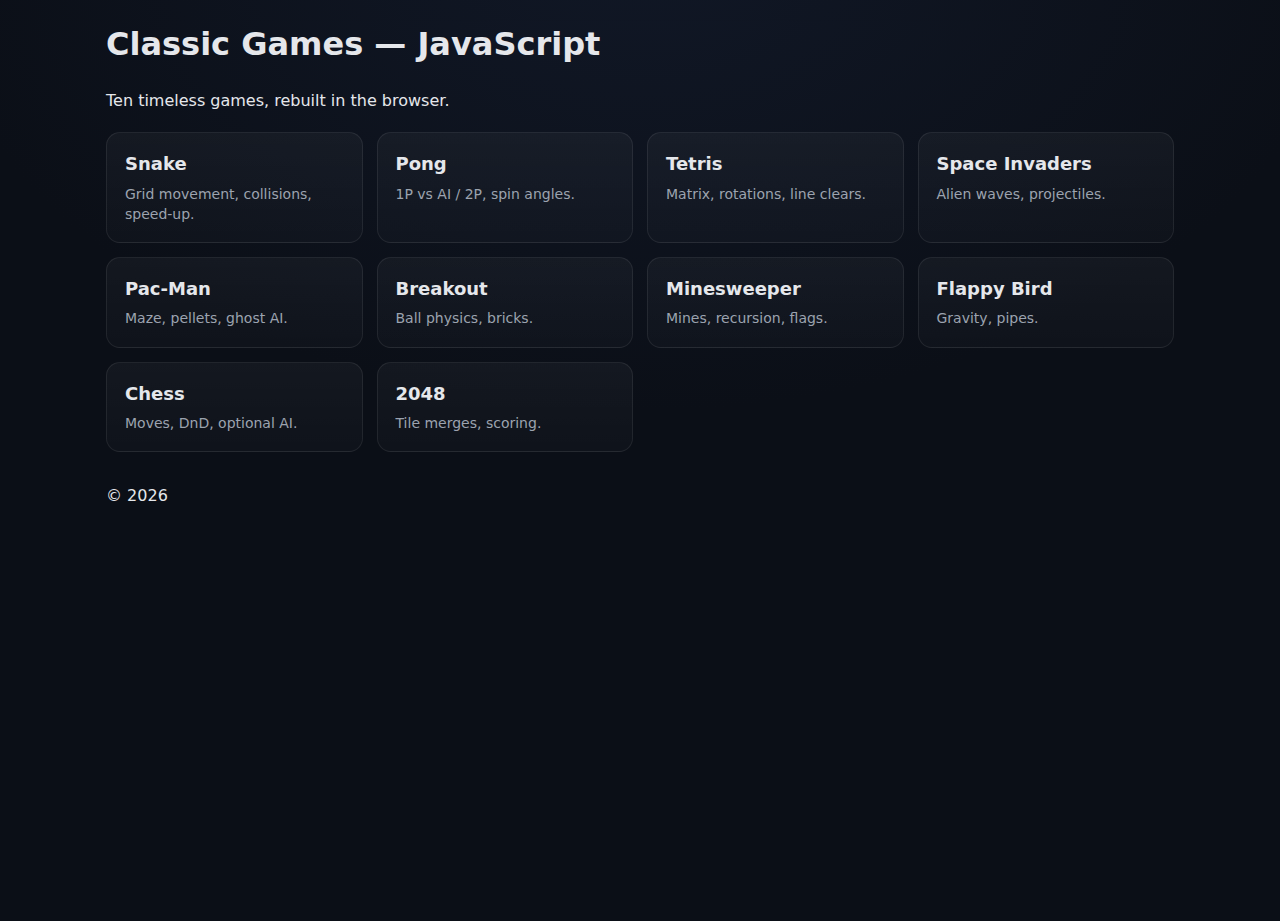
<file: index.html>
<!doctype html><html lang="en"><head>
<meta charset="utf-8"/><meta name="viewport" content="width=device-width, initial-scale=1"/>
<title>Classic Games — JavaScript</title>
<link rel="stylesheet" href="./styles.css"/>
</head><body>
<header class="site"><h1>Classic Games — JavaScript</h1>
<p>Ten timeless games, rebuilt in the browser.</p></header>
<main class="grid">
  <a class="card" href="./games/snake/"><h2>Snake</h2><p>Grid movement, collisions, speed-up.</p></a>
  <a class="card" href="./games/pong/"><h2>Pong</h2><p>1P vs AI / 2P, spin angles.</p></a>
  <a class="card" href="./games/tetris/"><h2>Tetris</h2><p>Matrix, rotations, line clears.</p></a>
  <a class="card" href="./games/space-invaders/"><h2>Space Invaders</h2><p>Alien waves, projectiles.</p></a>
  <a class="card" href="./games/pacman/"><h2>Pac-Man</h2><p>Maze, pellets, ghost AI.</p></a>
  <a class="card" href="./games/breakout/"><h2>Breakout</h2><p>Ball physics, bricks.</p></a>
  <a class="card" href="./games/minesweeper/"><h2>Minesweeper</h2><p>Mines, recursion, flags.</p></a>
  <a class="card" href="./games/flappy-bird/"><h2>Flappy Bird</h2><p>Gravity, pipes.</p></a>
  <a class="card" href="./games/chess/"><h2>Chess</h2><p>Moves, DnD, optional AI.</p></a>
  <a class="card" href="./games/2048/"><h2>2048</h2><p>Tile merges, scoring.</p></a>
</main>
<footer class="site"><p>© <span id="y"></span></p></footer>
<script>document.getElementById('y').textContent=new Date().getFullYear();</script>
</body></html>
</file>
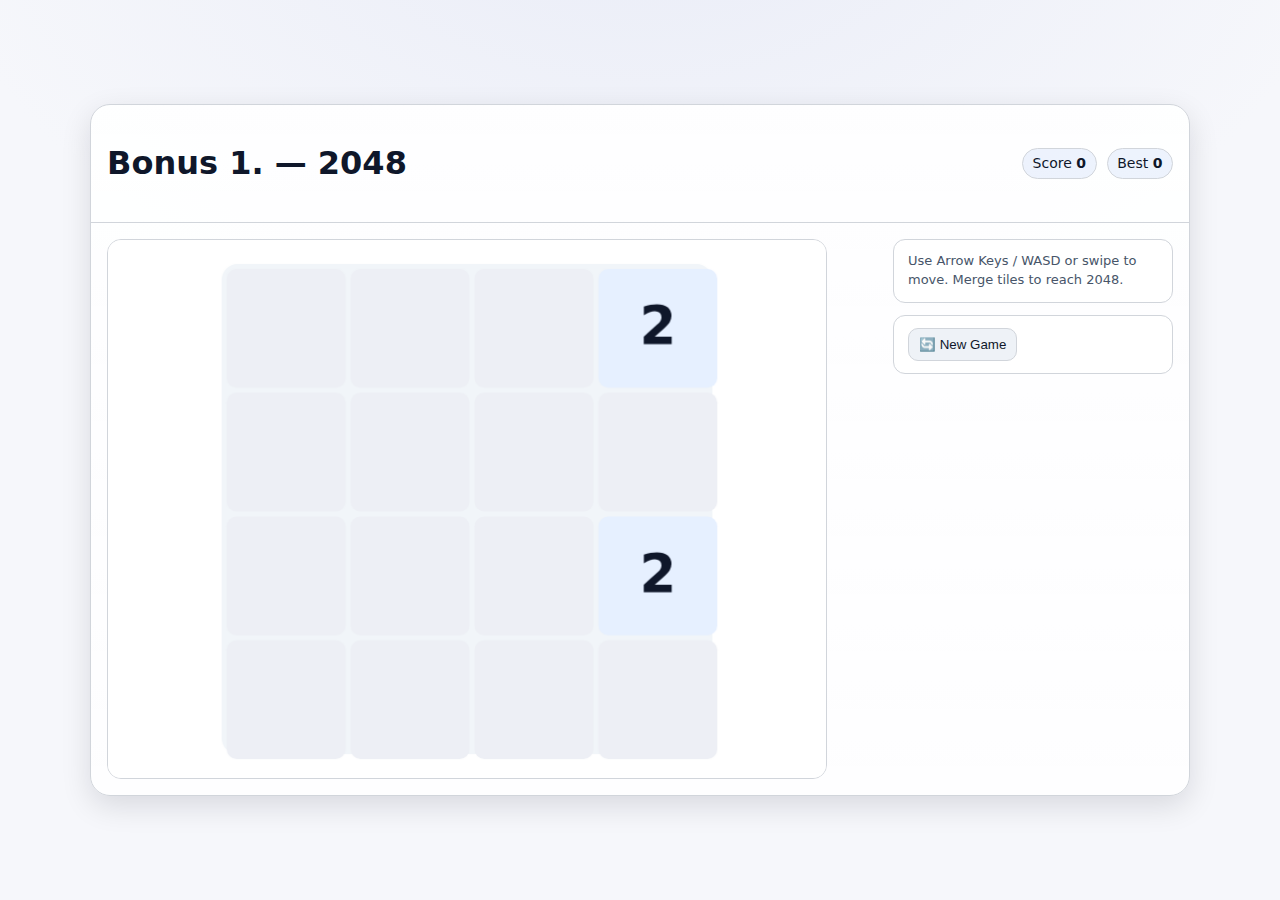
<file: games/2048/index.html>
<!doctype html>
<html lang="en">
<head>
<meta charset="utf-8"/>
<meta name="viewport" content="width=device-width, initial-scale=1"/>
<title>2048 — Vanilla JS</title>
<style>
:root{ --bg:#f6f7fb; --panel:#ffffff; --grid:#e5e7eb; --text:#0f172a; --muted:#475569; --accent:#2563eb; }
*{box-sizing:border-box}
html,body{height:100%;margin:0;background:radial-gradient(1200px 800px at 50% -15%, #e9ecf7 0%, var(--bg) 60%);color:var(--text);font:16px/1.45 system-ui,Segoe UI,Roboto,Helvetica,Arial,sans-serif}
.wrap{min-height:100%;display:grid;place-items:center;padding:18px}
.card{width:min(1100px,96vw);background:linear-gradient(180deg,rgba(255,255,255,.95),rgba(255,255,255,.9));border:1px solid #d1d5db;border-radius:20px;box-shadow:0 10px 30px rgba(2,6,23,.12)}
header{display:flex;justify-content:space-between;align-items:center;padding:14px 16px;border-bottom:1px solid #d1d5db}
.hud{display:flex;gap:10px;align-items:center;flex-wrap:wrap;font-size:14px}
.badge{padding:.25rem .6rem;border:1px solid #d1d5db;border-radius:999px;background:rgba(37,99,235,.08)}
.board{display:grid;grid-template-columns:auto 280px;gap:16px;padding:16px}
@media (max-width:980px){.board{grid-template-columns:1fr}}
canvas{width:720px;height:540px;border-radius:14px;background:var(--panel);border:1px solid #d1d5db;box-shadow:inset 0 0 0 1px rgba(15,23,42,.06)}
aside{display:flex;flex-direction:column;gap:12px}
aside .panel{padding:12px 14px;background:#fff;border:1px solid #d1d5db;border-radius:12px}
.legend{font-size:13px;color:var(--muted)}
.btn{appearance:none;border:1px solid #d1d5db;background:#eef2f7;border-radius:10px;padding:8px 10px;color:inherit;cursor:pointer}
</style>
</head>
<body>
<div class="wrap">
<div class="card">
<header>
<h1>Bonus 1. — 2048</h1>
<div class="hud">
<span class="badge">Score <strong id="score">0</strong></span>
<span class="badge">Best <strong id="best">0</strong></span>
</div>
</header>
<div class="board">
<canvas id="game" width="720" height="540" aria-label="2048" role="img"></canvas>
<aside>
<div class="panel legend">Use Arrow Keys / WASD or swipe to move. Merge tiles to reach 2048.</div>
<div class="panel"><button class="btn" id="resetBtn">🔄 New Game</button></div>
</aside>
</div>
</div>
</div>
<script src="./script.js" defer></script>
</body>
</html>
</file>
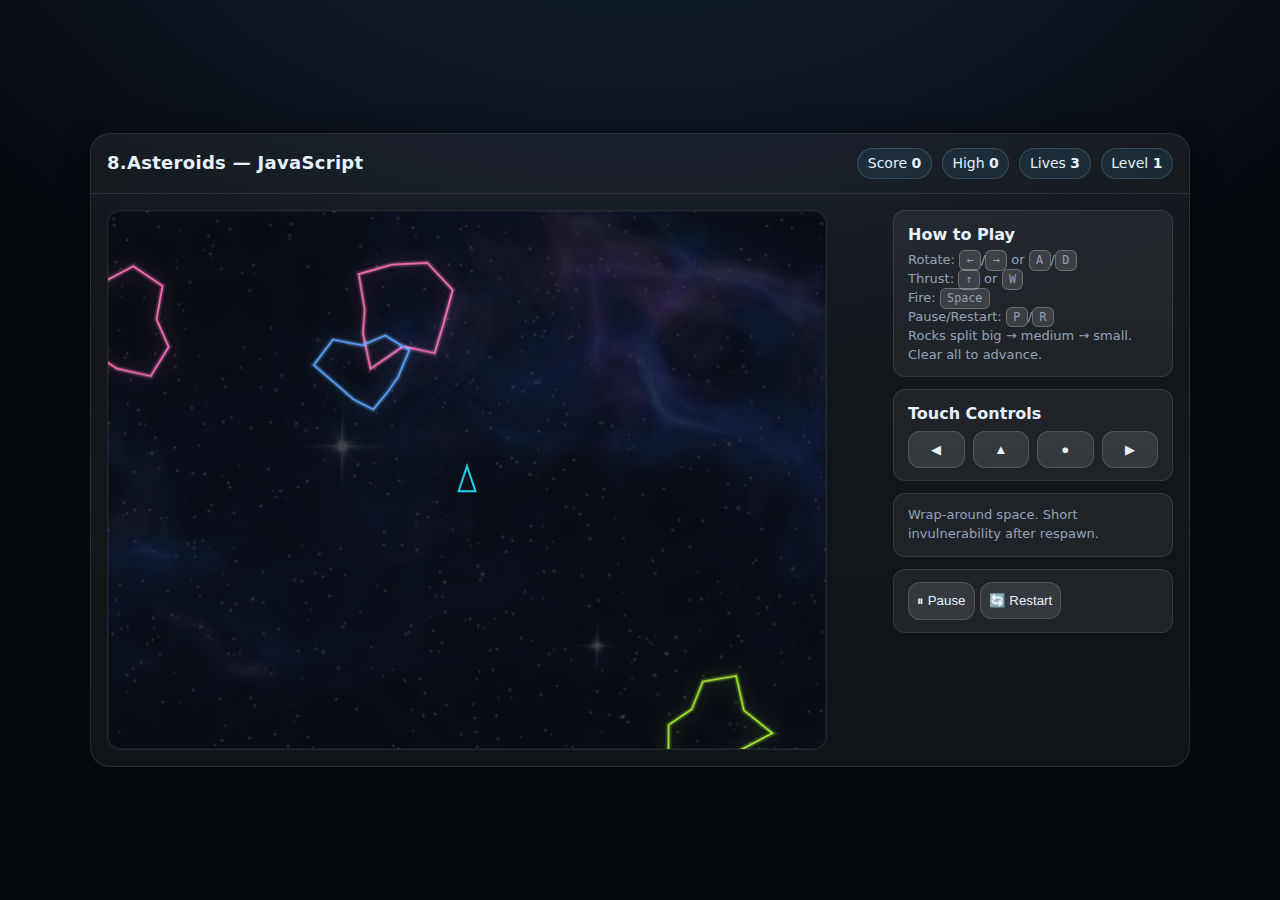
<file: games/Asteroids/index.html>
<!doctype html>
<html lang="en">
<head>
  <meta charset="utf-8"/>
  <meta name="viewport" content="width=device-width, initial-scale=1"/>
  <title>Asteroids — Vanilla JS</title>
  <style>
    :root{
      /* neon space theme */
      --bg:#070b10; --panel:#0b1017; --grid:#0f1824;
      --text:#e6f2ff; --muted:#94a3b8; --accent:#38bdf8;
      --ship:#22d3ee; --flame:#f59e0b; --bullet:#f43f5e;
      --rock1:#a3e635; --rock2:#f472b6; --rock3:#60a5fa;
    }
    *{box-sizing:border-box}
    html,body{height:100%;margin:0;background:radial-gradient(1400px 900px at 50% -20%, #142031 0%, var(--bg) 60%);color:var(--text);font:16px/1.45 system-ui,Segoe UI,Roboto,Helvetica,Arial,sans-serif}
    .wrap{min-height:100%;display:grid;place-items:center;padding:18px}
    .card{
      width:min(1100px,96vw);
      background:linear-gradient(180deg,rgba(255,255,255,.06),rgba(255,255,255,.04));
      border:1px solid rgba(255,255,255,.1);
      border-radius:20px; box-shadow:0 10px 30px rgba(0,0,0,.45)
    }
    header{display:flex;justify-content:space-between;align-items:center;padding:14px 16px;border-bottom:1px solid rgba(255,255,255,.1)}
    header h1{margin:0;font-size:18px;letter-spacing:.3px}
    .hud{display:flex;gap:10px;align-items:center;flex-wrap:wrap;font-size:14px}
    .badge{padding:.25rem .6rem;border:1px solid rgba(255,255,255,.15);border-radius:999px;background:rgba(56,189,248,.10)}
    .board{display:grid;grid-template-columns:auto 280px;gap:16px;padding:16px}
    @media (max-width:980px){.board{grid-template-columns:1fr}}
    canvas{
      width:720px;height:540px; /* initial screen size */
      border-radius:14px;background:var(--panel);
      border:1px solid rgba(255,255,255,.1);
      box-shadow:inset 0 0 0 1px rgba(255,255,255,.06)
    }
    aside{display:flex;flex-direction:column;gap:12px}
    aside .panel{padding:12px 14px;background:rgba(255,255,255,.06);border:1px solid rgba(255,255,255,.1);border-radius:12px}
    .legend{font-size:13px;color:var(--muted)}
    kbd{font-family:ui-monospace,SFMono-Regular,Menlo,Monaco,Consolas,monospace;font-size:.9em;padding:.15rem .4rem;border-radius:6px;border:1px solid rgba(255,255,255,.25);background:rgba(255,255,255,.12)}
    .controls{display:grid;grid-template-columns:repeat(4,1fr);gap:8px;max-width:260px}
    .btn{appearance:none;border:1px solid rgba(255,255,255,.15);background:rgba(255,255,255,.10);border-radius:12px;padding:10px 8px;color:inherit;cursor:pointer}
    .btn:active{transform:translateY(1px)}
  </style>
</head>
<body>
  <div class="wrap">
    <div class="card">
      <header>
        <h1>8.Asteroids — JavaScript</h1>
        <div class="hud">
          <span class="badge">Score <strong id="score">0</strong></span>
          <span class="badge">High <strong id="high">0</strong></span>
          <span class="badge">Lives <strong id="lives">3</strong></span>
          <span class="badge">Level <strong id="level">1</strong></span>
        </div>
      </header>
      <div class="board">
        <canvas id="game" width="720" height="540" aria-label="Asteroids board" role="img"></canvas>

        <aside>
          <div class="panel">
            <div style="font-weight:600;margin-bottom:.35rem">How to Play</div>
            <div class="legend">
              <div>Rotate: <kbd>←</kbd>/<kbd>→</kbd> or <kbd>A</kbd>/<kbd>D</kbd></div>
              <div>Thrust: <kbd>↑</kbd> or <kbd>W</kbd></div>
              <div>Fire: <kbd>Space</kbd></div>
              <div>Pause/Restart: <kbd>P</kbd>/<kbd>R</kbd></div>
              <div>Rocks split big → medium → small. Clear all to advance.</div>
            </div>
          </div>

          <div class="panel">
            <div style="font-weight:600;margin-bottom:.35rem">Touch Controls</div>
            <div class="controls">
              <button class="btn" data-touch="left">◀</button>
              <button class="btn" data-touch="thrust">▲</button>
              <button class="btn" data-touch="fire">●</button>
              <button class="btn" data-touch="right">▶</button>
            </div>
          </div>

          <div class="panel legend">
            Wrap-around space. Short invulnerability after respawn.
          </div>

          <div class="panel">
            <button class="btn" id="pauseBtn">⏸ Pause</button>
            <button class="btn" id="resetBtn">🔄 Restart</button>
          </div>
        </aside>
      </div>
    </div>
  </div>

  <script src="./script.js" defer></script>
</body>
</html>
</file>
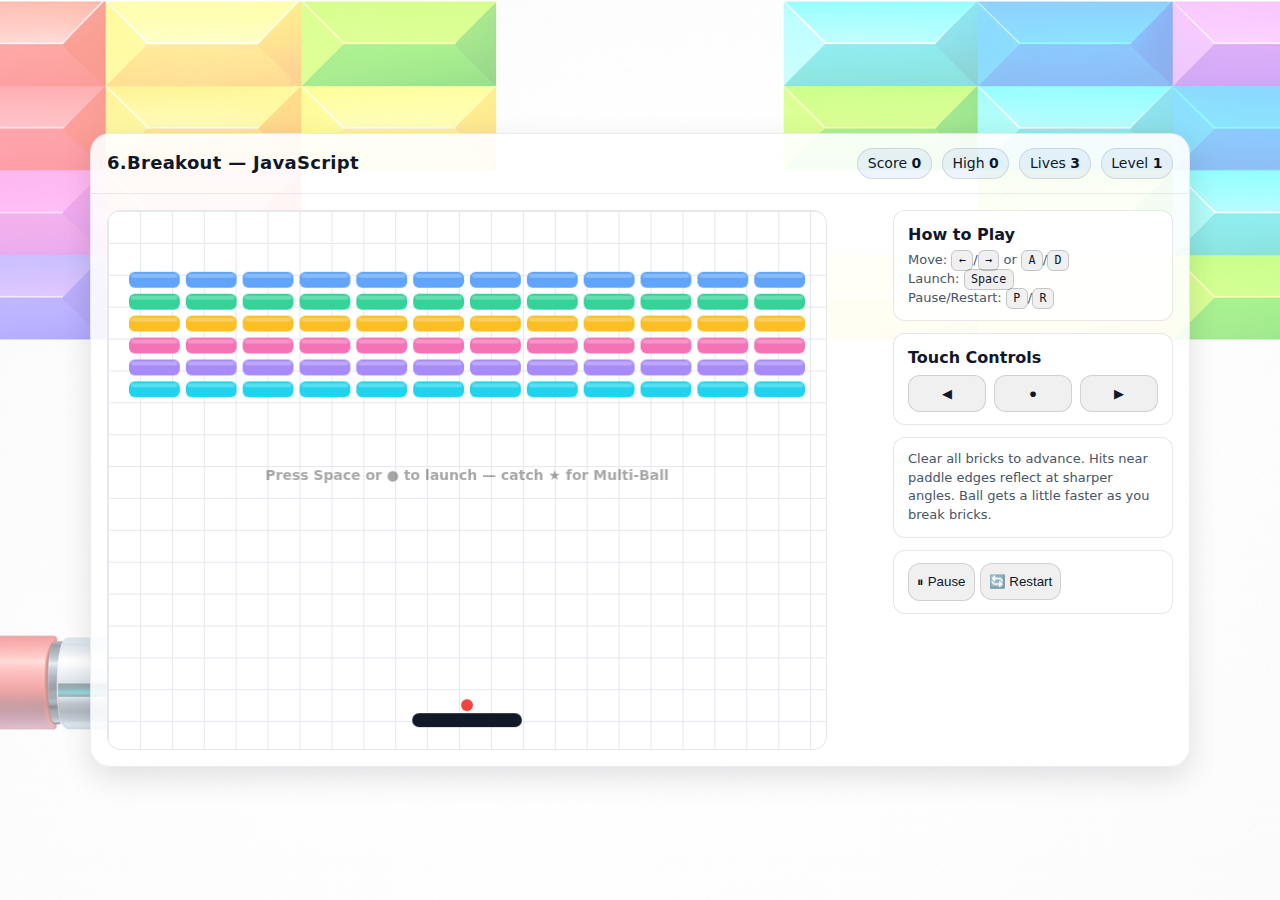
<file: games/breakout/index.html>
<!doctype html>
<html lang="en">
<head>
  <meta charset="utf-8"/>
  <meta name="viewport" content="width=device-width, initial-scale=1"/>
  <title>Breakout — Vanilla JS</title>
  <style>
    :root{
      /* Light, airy theme for variety */
      --bg:#f6f7fb; --panel:#ffffff; --grid:#e6e8f0; --text:#0f172a; --muted:#475569; --accent:#2563eb;
      --paddle:#111827; --ball:#ef4444;
      --b1:#60a5fa; --b2:#34d399; --b3:#fbbf24; --b4:#f472b6; --b5:#a78bfa; --b6:#22d3ee;
    }
    *{box-sizing:border-box}
    html,body{height:100%;margin:0;background:
    linear-gradient(rgba(255,255,255,.55), rgba(255,255,255,.55)),
    url("./break.png") center/cover no-repeat fixed;color:var(--text);font:16px/1.45 system-ui,Segoe UI,Roboto,Helvetica,Arial,sans-serif}
    .wrap{min-height:100%;display:grid;place-items:center;padding:18px}
    .card{
      width:min(1100px,96vw);
      background:linear-gradient(180deg,rgba(255,255,255,.9),rgba(255,255,255,.85));
      border:1px solid rgba(15,23,42,.08);
      border-radius:20px; box-shadow:0 10px 30px rgba(2,6,23,.12)
    }
    header{display:flex;justify-content:space-between;align-items:center;padding:14px 16px;border-bottom:1px solid rgba(15,23,42,.08)}
    header h1{margin:0;font-size:18px;letter-spacing:.3px}
    .hud{display:flex;gap:10px;align-items:center;flex-wrap:wrap;font-size:14px}
    .badge{padding:.25rem .6rem;border:1px solid rgba(15,23,42,.12);border-radius:999px;background:rgba(37,99,235,.08)}
    .board{display:grid;grid-template-columns:auto 280px;gap:16px;padding:16px}
    @media (max-width:980px){.board{grid-template-columns:1fr}}
    canvas{
      width:720px;height:540px; /* initial screen size */
      border-radius:14px;background:var(--panel);
      border:1px solid rgba(15,23,42,.10);
      box-shadow:inset 0 0 0 1px rgba(15,23,42,.06)
    }
    aside{display:flex;flex-direction:column;gap:12px}
    aside .panel{padding:12px 14px;background:rgba(255,255,255,.9);border:1px solid rgba(15,23,42,.10);border-radius:12px}
    .legend{font-size:13px;color:var(--muted)}
    kbd{font-family:ui-monospace,SFMono-Regular,Menlo,Monaco,Consolas,monospace;font-size:.9em;padding:.15rem .4rem;border-radius:6px;border:1px solid rgba(15,23,42,.2);background:rgba(2,6,23,.06);color:#0f172a}
    .controls{display:grid;grid-template-columns:repeat(3,1fr);gap:8px;max-width:260px}
    .btn{appearance:none;border:1px solid rgba(15,23,42,.15);background:rgba(2,6,23,.06);border-radius:12px;padding:10px 8px;color:inherit;cursor:pointer}
    .btn:active{transform:translateY(1px)}
  </style>
</head>
<body>
  <div class="wrap">
    <div class="card">
      <header>
        <h1>6.Breakout — JavaScript</h1>
        <div class="hud">
          <span class="badge">Score <strong id="score">0</strong></span>
          <span class="badge">High <strong id="high">0</strong></span>
          <span class="badge">Lives <strong id="lives">3</strong></span>
          <span class="badge">Level <strong id="level">1</strong></span>
        </div>
      </header>
      <div class="board">
        <canvas id="game" width="720" height="540" aria-label="Breakout board" role="img"></canvas>

        <aside>
          <div class="panel">
            <div style="font-weight:600;margin-bottom:.35rem">How to Play</div>
            <div class="legend">
              <div>Move: <kbd>←</kbd>/<kbd>→</kbd> or <kbd>A</kbd>/<kbd>D</kbd></div>
              <div>Launch: <kbd>Space</kbd></div>
              <div>Pause/Restart: <kbd>P</kbd>/<kbd>R</kbd></div>
            </div>
          </div>

          <div class="panel">
            <div style="font-weight:600;margin-bottom:.35rem">Touch Controls</div>
            <div class="controls">
              <button class="btn" data-touch="left">◀</button>
              <button class="btn" data-touch="launch">●</button>
              <button class="btn" data-touch="right">▶</button>
            </div>
          </div>

          <div class="panel legend">
            Clear all bricks to advance. Hits near paddle edges reflect at sharper angles.  
            Ball gets a little faster as you break bricks.
          </div>

          <div class="panel">
            <button class="btn" id="pauseBtn">⏸ Pause</button>
            <button class="btn" id="resetBtn">🔄 Restart</button>
          </div>
        </aside>
      </div>
    </div>
  </div>

  <script src="./script.js" defer></script>
</body>
</html>
</file>
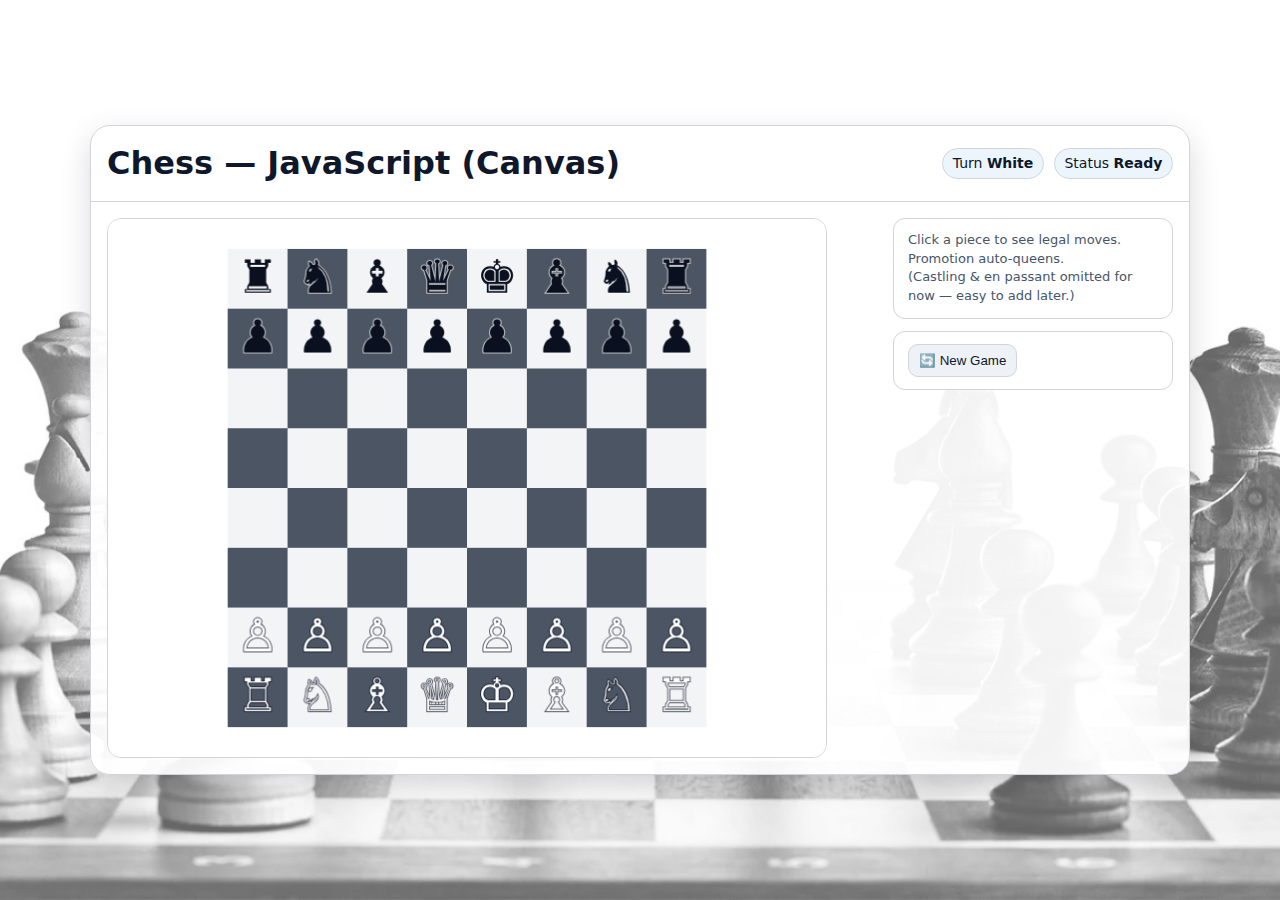
<file: games/chess/index.html>
<!doctype html>
<html lang="en">
<head>
  <meta charset="utf-8"/>
  <meta name="viewport" content="width=device-width, initial-scale=1"/>
  <title>Chess — JavaScript (Canvas)</title>
  <style>
    :root{
      /* light, neutral palette to match your reference */
      --bg:#ffffff;              /* canvas panel (inside) */
      --light:#f3f4f6;           /* light square */
      --dark:#4b5563;            /* dark square */
      --text:#0f172a;            /* main text */
      --muted:#475569;
      --accent:#0284c7;          /* selection dots */
      --frame:#d1d5db;
    }
    *{box-sizing:border-box}
    html,body{
      height:100%; margin:0; color:var(--text);
      /* overall photo background with a LIGHT overlay so the board stays readable */
      background:
        linear-gradient(rgba(255,255,255,.40), rgba(255,255,255,.40)),
        url("./ches.jpg") center/cover no-repeat fixed;
      font:16px/1.45 system-ui,Segoe UI,Roboto,Helvetica,Arial,sans-serif;
    }
    .wrap{min-height:100%;display:grid;place-items:center;padding:18px}
    .card{
      width:min(1100px,96vw);
      background:rgba(255,255,255,.92);
      border:1px solid var(--frame);
      border-radius:20px; box-shadow:0 10px 30px rgba(2,6,23,.15)
    }
    header{display:flex;justify-content:space-between;align-items:center;padding:14px 16px;border-bottom:1px solid var(--frame)}
    header h1{margin:0}
    .hud{display:flex;gap:10px;align-items:center;flex-wrap:wrap;font-size:14px}
    .badge{padding:.25rem .6rem;border:1px solid var(--frame);border-radius:999px;background:rgba(2,132,199,.08)}
    .board{display:grid;grid-template-columns:auto 280px;gap:16px;padding:16px}
    @media (max-width:980px){.board{grid-template-columns:1fr}}
    canvas{
      width:720px;height:540px;
      border-radius:14px;background:var(--bg);
      border:1px solid var(--frame);
      box-shadow:inset 0 0 0 1px rgba(15,23,42,.06)
    }
    aside{display:flex;flex-direction:column;gap:12px}
    aside .panel{padding:12px 14px;background:#fff;border:1px solid var(--frame);border-radius:12px}
    .legend{font-size:13px;color:var(--muted)}
    .btn{appearance:none;border:1px solid var(--frame);background:#eef2f7;border-radius:10px;padding:8px 10px;color:inherit;cursor:pointer}
    .btn:active{transform:translateY(1px)}
  </style>
</head>
<body>
  <div class="wrap">
    <div class="card">
      <header>
        <h1>Chess — JavaScript (Canvas)</h1>
        <div class="hud">
          <span class="badge">Turn <strong id="turn">White</strong></span>
          <span class="badge">Status <strong id="status">Ready</strong></span>
        </div>
      </header>
      <div class="board">
        <canvas id="game" width="720" height="540" aria-label="Chess board" role="img"></canvas>
        <aside>
          <div class="panel legend">
            Click a piece to see legal moves. Promotion auto-queens.<br/>
            (Castling & en passant omitted for now — easy to add later.)
          </div>
          <div class="panel">
            <button class="btn" id="resetBtn">🔄 New Game</button>
          </div>
        </aside>
      </div>
    </div>
  </div>
  <script src="./script.js" defer></script>
</body>
</html>
</file>
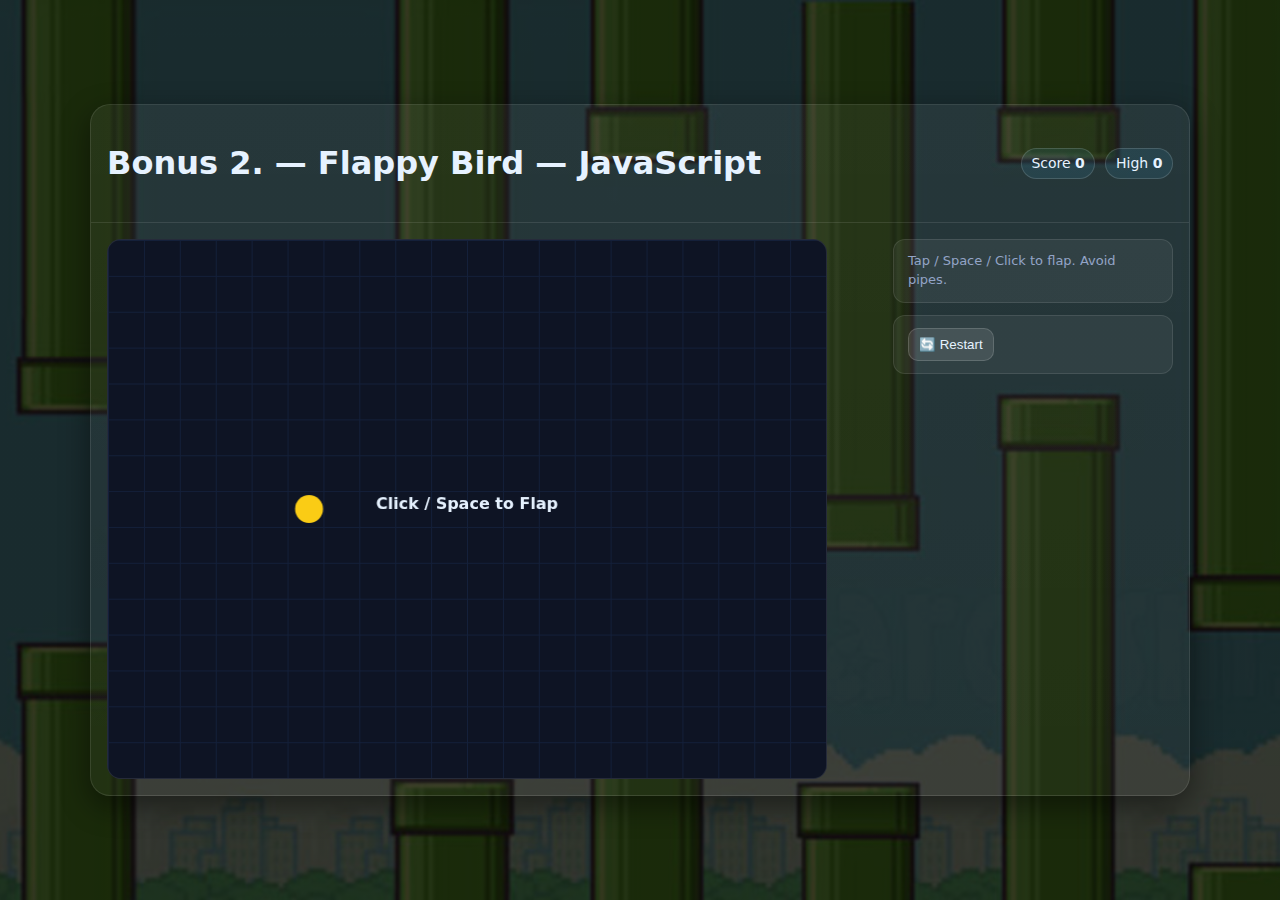
<file: games/flappy-bird/index.html>
<!doctype html>
<html lang="en">
<head>
<meta charset="utf-8"/>
<meta name="viewport" content="width=device-width, initial-scale=1"/>
<title>Flappy Bird — Vanilla JS</title>
<style>
:root{ --bg:#0a0f1a; --panel:#0e1424; --grid:#14203a; --text:#e6f2ff; --muted:#93a4c7; --bird:#facc15; --pipe:#22c55e; --pipe2:#16a34a; }
*{box-sizing:border-box}
html,body{height:100%;margin:0;background:
    linear-gradient(rgba(0,0,0,.78), rgba(0,0,0,.78)),
    url("./flappy.jpg") center/cover no-repeat fixed;color:var(--text);font:16px/1.45 system-ui,Segoe UI,Roboto,Helvetica,Arial,sans-serif}
.wrap{min-height:100%;display:grid;place-items:center;padding:18px}
.card{width:min(1100px,96vw);background:linear-gradient(180deg,rgba(255,255,255,.06),rgba(255,255,255,.04));border:1px solid rgba(255,255,255,.1);border-radius:20px;box-shadow:0 10px 30px rgba(0,0,0,.45)}
header{display:flex;justify-content:space-between;align-items:center;padding:14px 16px;border-bottom:1px solid rgba(255,255,255,.1)}
.hud{display:flex;gap:10px;align-items:center;flex-wrap:wrap;font-size:14px}
.badge{padding:.25rem .6rem;border:1px solid rgba(255,255,255,.15);border-radius:999px;background:rgba(56,189,248,.10)}
.board{display:grid;grid-template-columns:auto 280px;gap:16px;padding:16px}
@media (max-width:980px){.board{grid-template-columns:1fr}}
canvas{width:720px;height:540px;border-radius:14px;background:var(--panel);border:1px solid rgba(255,255,255,.1);box-shadow:inset 0 0 0 1px rgba(255,255,255,.06)}
aside{display:flex;flex-direction:column;gap:12px}
aside .panel{padding:12px 14px;background:rgba(255,255,255,.06);border:1px solid rgba(255,255,255,.1);border-radius:12px}
.legend{font-size:13px;color:var(--muted)}
.btn{appearance:none;border:1px solid rgba(255,255,255,.15);background:rgba(255,255,255,.10);border-radius:10px;padding:8px 10px;color:inherit;cursor:pointer}
</style>
</head>
<body>
<div class="wrap">
<div class="card">
<header>
<h1>Bonus 2. — Flappy Bird — JavaScript</h1>
<div class="hud">
<span class="badge">Score <strong id="score">0</strong></span>
<span class="badge">High <strong id="high">0</strong></span>
</div>
</header>
<div class="board">
<canvas id="game" width="720" height="540" aria-label="Flappy Bird" role="img"></canvas>
<aside>
<div class="panel legend">
Tap / Space / Click to flap. Avoid pipes.
</div>
<div class="panel">
<button class="btn" id="resetBtn">🔄 Restart</button>
</div>
</aside>
</div>
</div>
</div>
<script src="./script.js" defer></script>
</body>
</html>
</file>
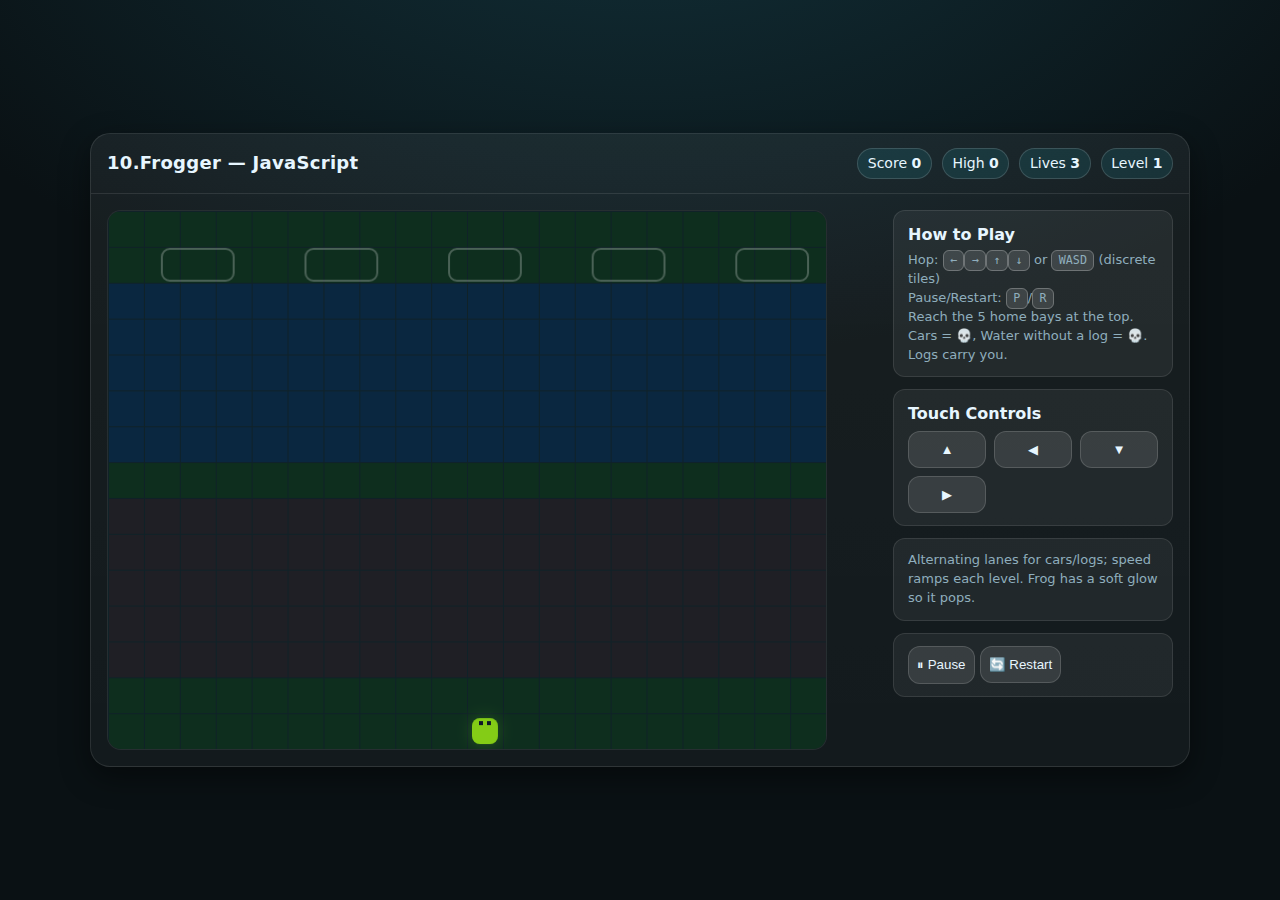
<file: games/Frogger/index.html>
<!doctype html>
<html lang="en">
<head>
  <meta charset="utf-8"/>
  <meta name="viewport" content="width=device-width, initial-scale=1"/>
  <title>Frogger — Vanilla JS</title>
  <style>
    :root{
      --bg:#0a1114; --panel:#0e171a; --grid:#102228;
      --text:#e7f6ff; --muted:#8faebd; --accent:#22d3ee;
      --grass:#0e2e1e; --river:#0a2740; --road:#1f1f25;
      --frog:#84cc16; --car:#f59e0b; --truck:#ef4444; --log:#9ca3af;
    }
    *{box-sizing:border-box}
    html,body{height:100%;margin:0;background:radial-gradient(1400px 900px at 50% -20%, #12323b 0%, var(--bg) 60%);color:var(--text);font:16px/1.45 system-ui,Segoe UI,Roboto,Helvetica,Arial,sans-serif}
    .wrap{min-height:100%;display:grid;place-items:center;padding:18px}
    .card{
      width:min(1100px,96vw);
      background:linear-gradient(180deg,rgba(255,255,255,.06),rgba(255,255,255,.04));
      border:1px solid rgba(255,255,255,.1);
      border-radius:20px; box-shadow:0 10px 30px rgba(0,0,0,.45)
    }
    header{display:flex;justify-content:space-between;align-items:center;padding:14px 16px;border-bottom:1px solid rgba(255,255,255,.1)}
    header h1{margin:0;font-size:18px;letter-spacing:.3px}
    .hud{display:flex;gap:10px;align-items:center;flex-wrap:wrap;font-size:14px}
    .badge{padding:.25rem .6rem;border:1px solid rgba(255,255,255,.15);border-radius:999px;background:rgba(34,211,238,.10)}
    .board{display:grid;grid-template-columns:auto 280px;gap:16px;padding:16px}
    @media (max-width:980px){.board{grid-template-columns:1fr}}
    canvas{
      width:720px;height:540px; /* initial screen size */
      border-radius:14px;background:var(--panel);
      border:1px solid rgba(255,255,255,.1);
      box-shadow:inset 0 0 0 1px rgba(255,255,255,.06)
    }
    aside{display:flex;flex-direction:column;gap:12px}
    aside .panel{padding:12px 14px;background:rgba(255,255,255,.06);border:1px solid rgba(255,255,255,.1);border-radius:12px}
    .legend{font-size:13px;color:var(--muted)}
    kbd{font-family:ui-monospace,SFMono-Regular,Menlo,Monaco,Consolas,monospace;font-size:.9em;padding:.15rem .4rem;border-radius:6px;border:1px solid rgba(255,255,255,.25);background:rgba(255,255,255,.12)}
    .controls{display:grid;grid-template-columns:repeat(3,1fr);gap:8px;max-width:260px}
    .btn{appearance:none;border:1px solid rgba(255,255,255,.15);background:rgba(255,255,255,.10);border-radius:12px;padding:10px 8px;color:inherit;cursor:pointer}
    .btn:active{transform:translateY(1px)}
    .controls .btn:nth-child(2){grid-column:2}
  </style>
</head>
<body>
  <div class="wrap">
    <div class="card">
      <header>
        <h1>10.Frogger — JavaScript</h1>
        <div class="hud">
          <span class="badge">Score <strong id="score">0</strong></span>
          <span class="badge">High <strong id="high">0</strong></span>
          <span class="badge">Lives <strong id="lives">3</strong></span>
          <span class="badge">Level <strong id="level">1</strong></span>
        </div>
      </header>

      <div class="board">
        <canvas id="game" width="720" height="540" aria-label="Frogger board" role="img"></canvas>

        <aside>
          <div class="panel">
            <div style="font-weight:600;margin-bottom:.35rem">How to Play</div>
            <div class="legend">
              <div>Hop: <kbd>←</kbd><kbd>→</kbd><kbd>↑</kbd><kbd>↓</kbd> or <kbd>WASD</kbd> (discrete tiles)</div>
              <div>Pause/Restart: <kbd>P</kbd>/<kbd>R</kbd></div>
              <div>Reach the 5 home bays at the top. Cars = 💀, Water without a log = 💀. Logs carry you.</div>
            </div>
          </div>

          <div class="panel">
            <div style="font-weight:600;margin-bottom:.35rem">Touch Controls</div>
            <div class="controls">
              <button class="btn" data-touch="up">▲</button>
              <button class="btn" data-touch="left">◀</button>
              <button class="btn" data-touch="down">▼</button>
              <button class="btn" data-touch="right">▶</button>
            </div>
          </div>

          <div class="panel legend">
            Alternating lanes for cars/logs; speed ramps each level. Frog has a soft glow so it pops.
          </div>

          <div class="panel">
            <button class="btn" id="pauseBtn">⏸ Pause</button>
            <button class="btn" id="resetBtn">🔄 Restart</button>
          </div>
        </aside>
      </div>
    </div>
  </div>

  <script src="./script.js" defer></script>
</body>
</html>
</file>
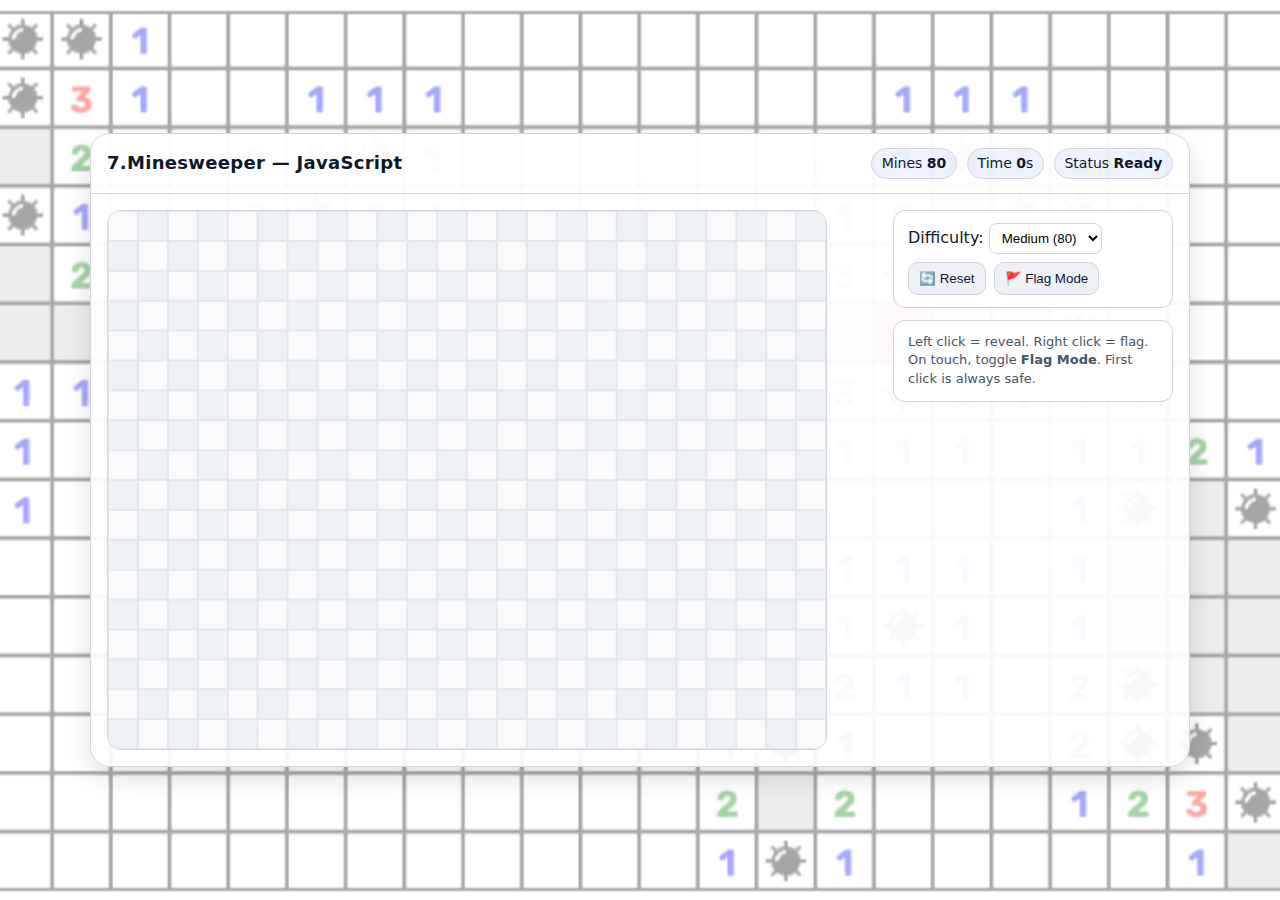
<file: games/minesweeper/index.html>
<!doctype html>
<html lang="en">
<head>
  <meta charset="utf-8"/>
  <meta name="viewport" content="width=device-width, initial-scale=1"/>
  <title>Minesweeper — Vanilla JS</title>
  <style>
    :root{
      /* light, simple */
      --bg:#f6f7fb; --panel:#ffffff; --grid:#e5e7eb; --frame:#d1d5db;
      --text:#0f172a; --muted:#475569; --accent:#2563eb;
      --cell:#f9fafb; --cell2:#eef2f7; --reveal:#ffffff; --bomb:#ef4444; --flag:#f97316;
      --n1:#2563eb; --n2:#16a34a; --n3:#dc2626; --n4:#7c3aed; --n5:#b45309; --n6:#0ea5e9; --n7:#334155; --n8:#9333ea;
    }
    *{box-sizing:border-box}
    html,body{height:100%;margin:0;background:linear-gradient(rgba(255,255,255,.65), rgba(255,255,255,.65)),
      url("./mine.jpg") center/cover no-repeat fixed;color:var(--text);font:16px/1.45 system-ui,Segoe UI,Roboto,Helvetica,Arial,sans-serif}
    .wrap{min-height:100%;display:grid;place-items:center;padding:18px}
    .card{
      width:min(1100px,96vw);
      background:linear-gradient(180deg,rgba(255,255,255,.95),rgba(255,255,255,.9));
      border:1px solid var(--frame);
      border-radius:20px; box-shadow:0 10px 30px rgba(2,6,23,.12)
    }
    header{display:flex;justify-content:space-between;align-items:center;padding:14px 16px;border-bottom:1px solid var(--frame)}
    header h1{margin:0;font-size:18px;letter-spacing:.3px}
    .hud{display:flex;gap:10px;align-items:center;flex-wrap:wrap;font-size:14px}
    .badge{padding:.25rem .6rem;border:1px solid var(--frame);border-radius:999px;background:rgba(37,99,235,.08)}
    .board{display:grid;grid-template-columns:auto 280px;gap:16px;padding:16px}
    @media (max-width:980px){.board{grid-template-columns:1fr}}
    canvas{
      width:720px;height:540px; /* initial screen size */
      border-radius:14px;background:var(--panel);
      border:1px solid var(--frame);
      box-shadow:inset 0 0 0 1px rgba(15,23,42,.06)
    }
    aside{display:flex;flex-direction:column;gap:12px}
    aside .panel{padding:12px 14px;background:rgba(255,255,255,.9);border:1px solid var(--frame);border-radius:12px}
    .legend{font-size:13px;color:var(--muted)}
    .controls{display:flex;gap:8px;flex-wrap:wrap}
    .btn{appearance:none;border:1px solid var(--frame);background:var(--cell2);border-radius:10px;padding:8px 10px;color:inherit;cursor:pointer}
    .btn:active{transform:translateY(1px)}
    select{border:1px solid var(--frame);border-radius:8px;padding:6px 8px;background:#fff}
    .toggle.on{background:#1e293b;color:#fff;border-color:#1e293b}
  </style>
</head>
<body>
  <div class="wrap">
    <div class="card">
      <header>
        <h1>7.Minesweeper — JavaScript</h1>
        <div class="hud">
          <span class="badge">Mines <strong id="minesLeft">0</strong></span>
          <span class="badge">Time <strong id="time">0</strong>s</span>
          <span class="badge">Status <strong id="status">Ready</strong></span>
        </div>
      </header>

      <div class="board">
        <canvas id="game" width="720" height="540" aria-label="Minesweeper board" role="img"></canvas>

        <aside>
          <div class="panel">
            <div class="controls">
              <label>Difficulty:
                <select id="difficulty">
                  <option value="easy">Easy (40)</option>
                  <option value="medium" selected>Medium (80)</option>
                  <option value="hard">Hard (120)</option>
                </select>
              </label>
              <button class="btn" id="resetBtn">🔄 Reset</button>
              <button class="btn toggle" id="flagModeBtn">🚩 Flag Mode</button>
            </div>
          </div>

          <div class="panel legend">
            Left click = reveal. Right click = flag.  
            On touch, toggle <b>Flag Mode</b>. First click is always safe.
          </div>
        </aside>
      </div>
    </div>
  </div>

  <script src="./script.js" defer></script>
</body>
</html>
</file>
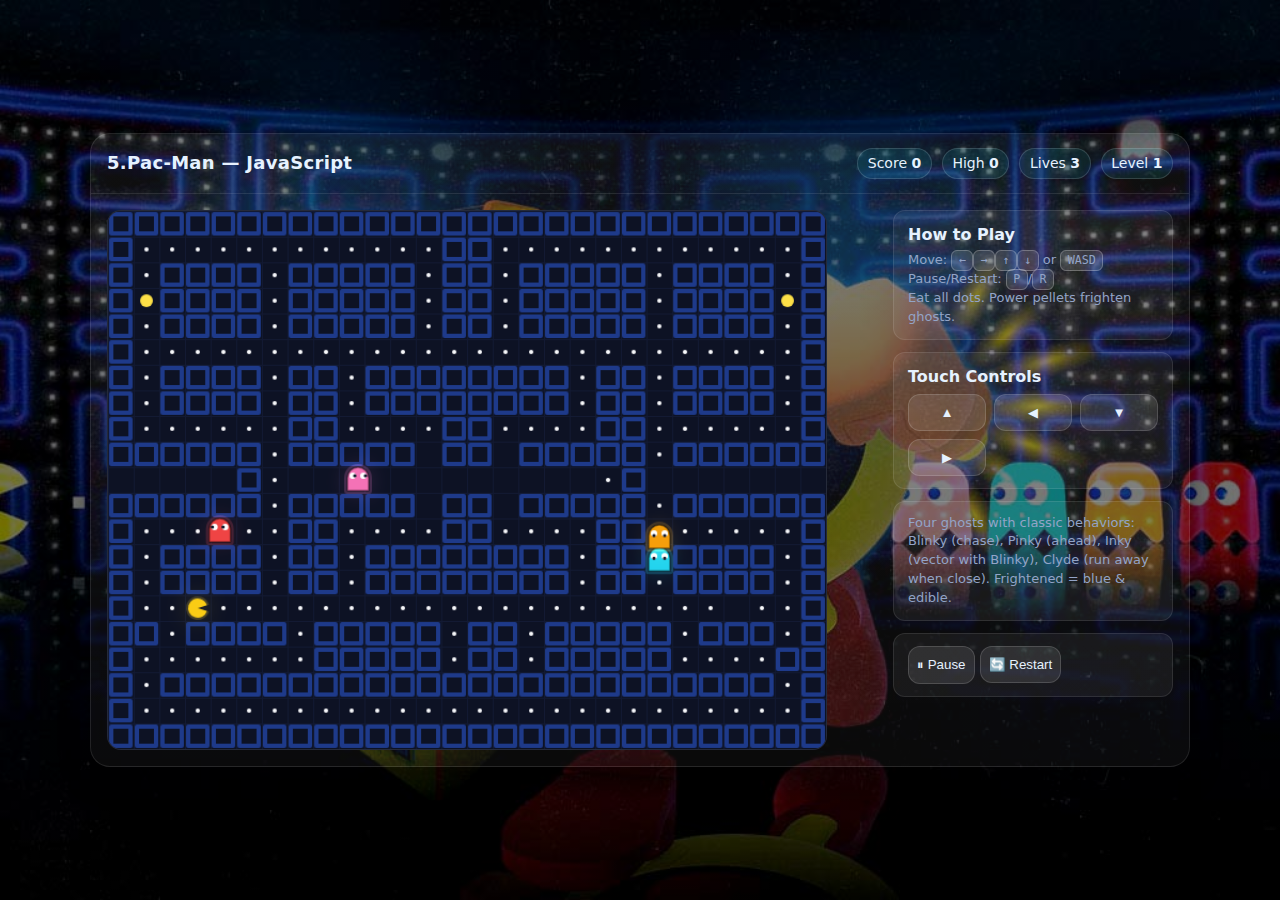
<file: games/pacman/index.html>
<!doctype html>
<html lang="en">
<head>
  <meta charset="utf-8"/>
  <meta name="viewport" content="width=device-width, initial-scale=1"/>
  <title>Pac-Man — Vanilla JS</title>
  <style>
    :root{
      --bg:#080b17; --panel:#0d1224; --grid:#131a33;
      --text:#e6f2ff; --muted:#93a4c7; --accent:#22d3ee;
      --maze:#1e3a8a; --dot:#f8fafc; --power:#fde047;
      --pac:#facc15; --ghost:#f43f5e; --ghostFright:#60a5fa; --eyes:#94a3b8;

      /* ghost theme colors */
      --blinky:#ef4444; /* red */
      --pinky:#f472b6;  /* pink */
      --inky:#22d3ee;   /* cyan */
      --clyde:#f59e0b;  /* orange */
    }
    *{box-sizing:border-box}
    html,body{
      height:100%;margin:0;
      color:var(--text);font:16px/1.45 system-ui,Segoe UI,Roboto,Helvetica,Arial,sans-serif
    }
    /* overall page background with a gentle dark overlay */
    body{
      background:
        linear-gradient(rgba(0,0,0,.55), rgba(0,0,0,.55)),
        url("./pac.jpg") center/cover no-repeat fixed;
    }
    .wrap{min-height:100%;display:grid;place-items:center;padding:18px}
    .card{
      width:min(1100px,96vw);
      background:linear-gradient(180deg,rgba(255,255,255,.06),rgba(255,255,255,.04));
      border:1px solid rgba(255,255,255,.1);
      border-radius:20px; box-shadow:0 10px 30px rgba(0,0,0,.45)
    }
    header{display:flex;justify-content:space-between;align-items:center;padding:14px 16px;border-bottom:1px solid rgba(255,255,255,.1)}
    header h1{margin:0;font-size:18px;letter-spacing:.3px}
    .hud{display:flex;gap:10px;align-items:center;flex-wrap:wrap;font-size:14px}
    .badge{padding:.25rem .6rem;border:1px solid rgba(255,255,255,.15);border-radius:999px;background:rgba(34,211,238,.10)}
    .board{display:grid;grid-template-columns:auto 280px;gap:16px;padding:16px}
    @media (max-width:980px){.board{grid-template-columns:1fr}}
    canvas{
      /* internal grid is 672x504; scaled to initial 720x540 on screen */
      width:720px;height:540px;
      border-radius:14px;background:var(--panel);
      border:1px solid rgba(255,255,255,.1);
      box-shadow:inset 0 0 0 1px rgba(255,255,255,.06)
    }
    aside{display:flex;flex-direction:column;gap:12px}
    aside .panel{padding:12px 14px;background:rgba(255,255,255,.06);border:1px solid rgba(255,255,255,.1);border-radius:12px}
    .legend{font-size:13px;color:var(--muted)}
    kbd{font-family:ui-monospace,SFMono-Regular,Menlo,Monaco,Consolas,monospace;font-size:.9em;padding:.15rem .4rem;border-radius:6px;border:1px solid rgba(255,255,255,.25);background:rgba(255,255,255,.12)}
    .controls{display:grid;grid-template-columns:repeat(3,1fr);gap:8px;max-width:260px}
    .btn{appearance:none;border:1px solid rgba(255,255,255,.15);background:rgba(255,255,255,.10);border-radius:12px;padding:10px 8px;color:inherit;cursor:pointer}
    .btn:active{transform:translateY(1px)}
    .controls .btn:nth-child(2){grid-column:2}
  </style>
</head>
<body>
  <div class="wrap">
    <div class="card">
      <header>
        <h1>5.Pac-Man — JavaScript</h1>
        <div class="hud">
          <span class="badge">Score <strong id="score">0</strong></span>
          <span class="badge">High <strong id="high">0</strong></span>
          <span class="badge">Lives <strong id="lives">3</strong></span>
          <span class="badge">Level <strong id="level">1</strong></span>
        </div>
      </header>
      <div class="board">
        <canvas id="game" width="672" height="504" aria-label="Pac-Man board" role="img"></canvas>

        <aside>
          <div class="panel">
            <div style="font-weight:600;margin-bottom:.35rem">How to Play</div>
            <div class="legend">
              <div>Move: <kbd>←</kbd><kbd>→</kbd><kbd>↑</kbd><kbd>↓</kbd> or <kbd>WASD</kbd></div>
              <div>Pause/Restart: <kbd>P</kbd>/<kbd>R</kbd></div>
              <div>Eat all dots. Power pellets frighten ghosts.</div>
            </div>
          </div>

          <div class="panel">
            <div style="font-weight:600;margin-bottom:.35rem">Touch Controls</div>
            <div class="controls">
              <button class="btn" data-touch="up">▲</button>
              <button class="btn" data-touch="left">◀</button>
              <button class="btn" data-touch="down">▼</button>
              <button class="btn" data-touch="right">▶</button>
            </div>
          </div>

          <div class="panel legend">
            Four ghosts with classic behaviors: Blinky (chase), Pinky (ahead), Inky (vector with Blinky), Clyde (run away when close). Frightened = blue & edible.
          </div>

          <div class="panel">
            <button class="btn" id="pauseBtn">⏸ Pause</button>
            <button class="btn" id="resetBtn">🔄 Restart</button>
          </div>
        </aside>
      </div>
    </div>
  </div>

  <script src="./script.js" defer></script>
</body>
</html>
</file>
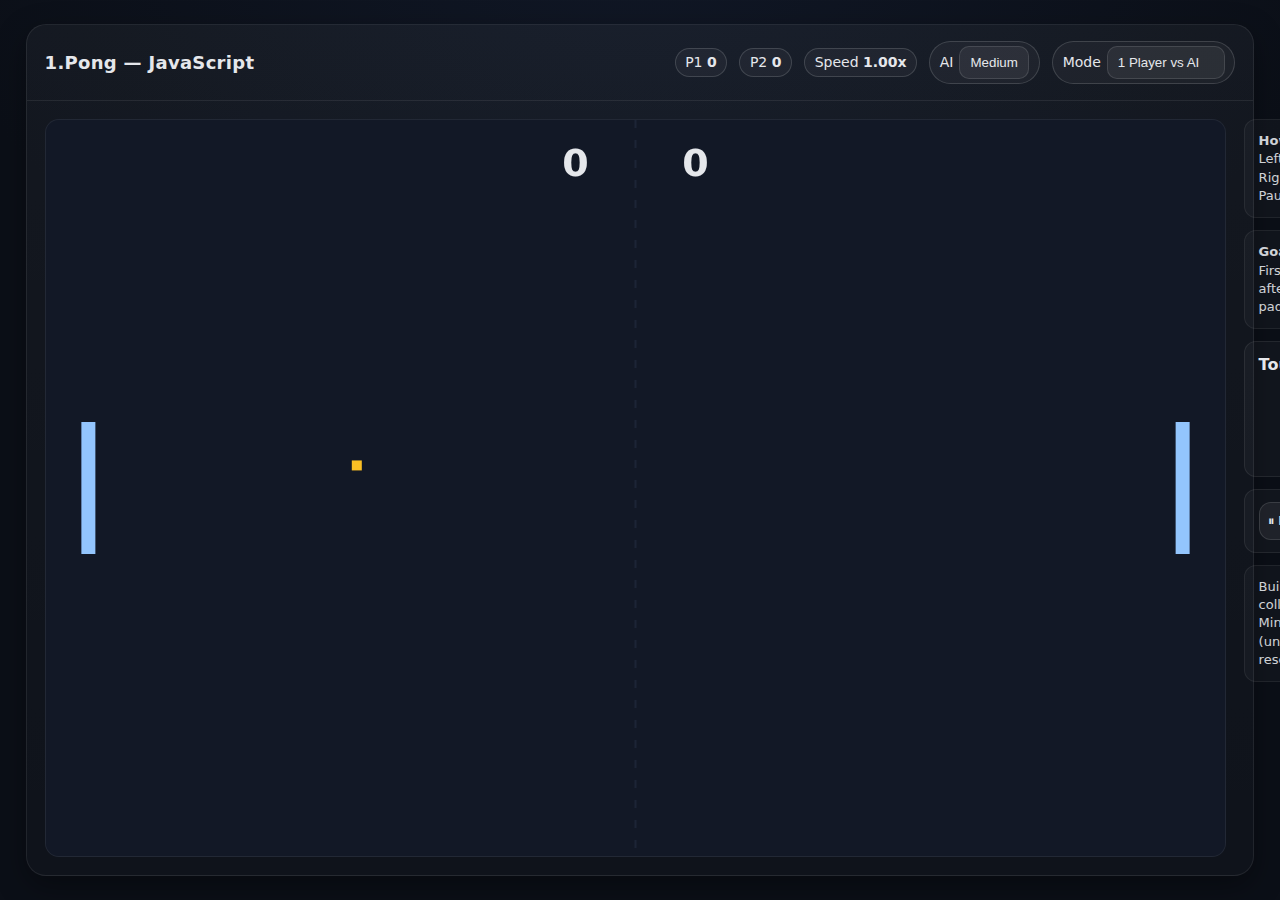
<file: games/pong/index.html>
<!doctype html>
<html lang="en">
<head>
  <meta charset="utf-8" />
  <meta name="viewport" content="width=device-width, initial-scale=1" />
  <title>Pong — Vanilla JS</title>
  <style>
    :root{
      --bg:#0b0f17; --panel:#121826; --grid:#1c2436; --paddle:#93c5fd; --ball:#fbbf24; --text:#e5e7eb; --accent:#60a5fa;
    }
    *{box-sizing:border-box}
    html,body{height:100%;margin:0;background:radial-gradient(1200px 800px at 50% -10%,#111827 0%, var(--bg) 60%);color:var(--text);font:16px/1.4 system-ui,Segoe UI,Roboto,Helvetica,Arial,sans-serif}
    .wrap{min-height:100%;display:grid;place-items:center;padding:24px}
    .card{width:min(1400px, 96vw);background:linear-gradient(180deg,rgba(255,255,255,.04),rgba(255,255,255,.02));border:1px solid rgba(255,255,255,.08);border-radius:20px;box-shadow:0 10px 30px rgba(0,0,0,.35)}
    header{display:flex;justify-content:space-between;align-items:center;padding:16px 18px;border-bottom:1px solid rgba(255,255,255,.08)}
    header h1{font-size:18px;margin:0;letter-spacing:.3px}
    .hud{display:flex;gap:12px;align-items:center;font-size:14px;flex-wrap:wrap}
    .badge{padding:.25rem .6rem;border:1px solid rgba(255,255,255,.15);border-radius:999px;background:rgba(255,255,255,.04)}
    .board{display:grid;grid-template-columns:1fr 320px;gap:18px;padding:18px}
    @media (max-width:1100px){.board{grid-template-columns:1fr}}
    canvas{
      width:100%; height:auto; aspect-ratio:16/10;
      border-radius:14px; background:var(--panel);
      border:1px solid rgba(255,255,255,.07);
      box-shadow:inset 0 0 0 1px rgba(255,255,255,.04)
    }
    aside{display:flex;flex-direction:column;gap:12px}
    aside .panel{padding:12px 14px;background:rgba(255,255,255,.03);border:1px solid rgba(255,255,255,.08);border-radius:12px}
    kbd{font-family:ui-monospace,SFMono-Regular,Menlo,Monaco,Consolas,monospace;font-size:.9em;padding:.15rem .4rem;border-radius:6px;border:1px solid rgba(255,255,255,.18);background:rgba(255,255,255,.06)}
    select,button{appearance:none;border:1px solid rgba(255,255,255,.12);background:rgba(255,255,255,.06);border-radius:10px;padding:8px 10px;color:inherit;cursor:pointer}
    .controls{display:grid;grid-template-columns:repeat(3,1fr);gap:8px;max-width:260px}
    .btn{border-radius:12px;padding:10px 8px}
    .cta{display:flex;gap:10px;flex-wrap:wrap}
    .legend{font-size:13px;opacity:.9}
  </style>
</head>
<body>
  <div class="wrap">
    <div class="card">
      <header>
        <h1>1.Pong — JavaScript</h1>
        <div class="hud">
          <span class="badge">P1 <strong id="s1">0</strong></span>
          <span class="badge">P2 <strong id="s2">0</strong></span>
          <span class="badge">Speed <strong id="spd">1.0x</strong></span>
          <label class="badge" style="display:flex;align-items:center;gap:6px">AI
            <select id="difficulty">
              <option>Easy</option>
              <option selected>Medium</option>
              <option>Hard</option>
            </select>
          </label>
          <label class="badge" style="display:flex;align-items:center;gap:6px">
            Mode
            <select id="mode">
              <option value="1p" selected>1 Player vs AI</option>
              <option value="2p">2 Players (local)</option>
            </select>
          </label>
        </div>
      </header>
      <div class="board">
        <canvas id="game" aria-label="Pong game board" role="img"></canvas>
        <aside>
          <div class="panel legend"><strong>How to Play</strong><br>
            <div>Left paddle (P1): <kbd>W</kbd>/<kbd>S</kbd></div>
            <div>Right paddle (P2 in 2P mode): <kbd>↑</kbd>/<kbd>↓</kbd></div>
            <div>Pause: <kbd>P</kbd> — Restart: <kbd>R</kbd></div>
          </div>
          <div class="panel legend"><strong>Goal</strong><br>First to 11 points wins. Ball speed increases after each rally. Aim your shots: hitting near paddle edges adds spin and changes angle.</div>
          <div class="panel">
            <div style="font-weight:600;margin-bottom:.35rem">Touch Controls (P1)</div>
            <div class="controls">
              <span></span>
              <button class="btn" data-touch="up">▲</button>
              <span></span>
              <span></span>
              <button class="btn" data-touch="down">▼</button>
              <span></span>
            </div>
          </div>
          <div class="panel cta">
            <button class="btn" id="pauseBtn">⏸ Pause</button>
            <button class="btn" id="resetBtn">🔄 Restart</button>
          </div>
          <div class="panel legend">Built with a fixed-timestep loop, paddle/ball collision with spin, and an adjustable AI. Minimal WebAudio beeps on hit/score (unlocked after first interaction). Scores reset with <kbd>R</kbd>.</div>
        </aside>
      </div>
    </div>
  </div>

  <script src="./script.js" defer></script>
</body>
</html>
</file>
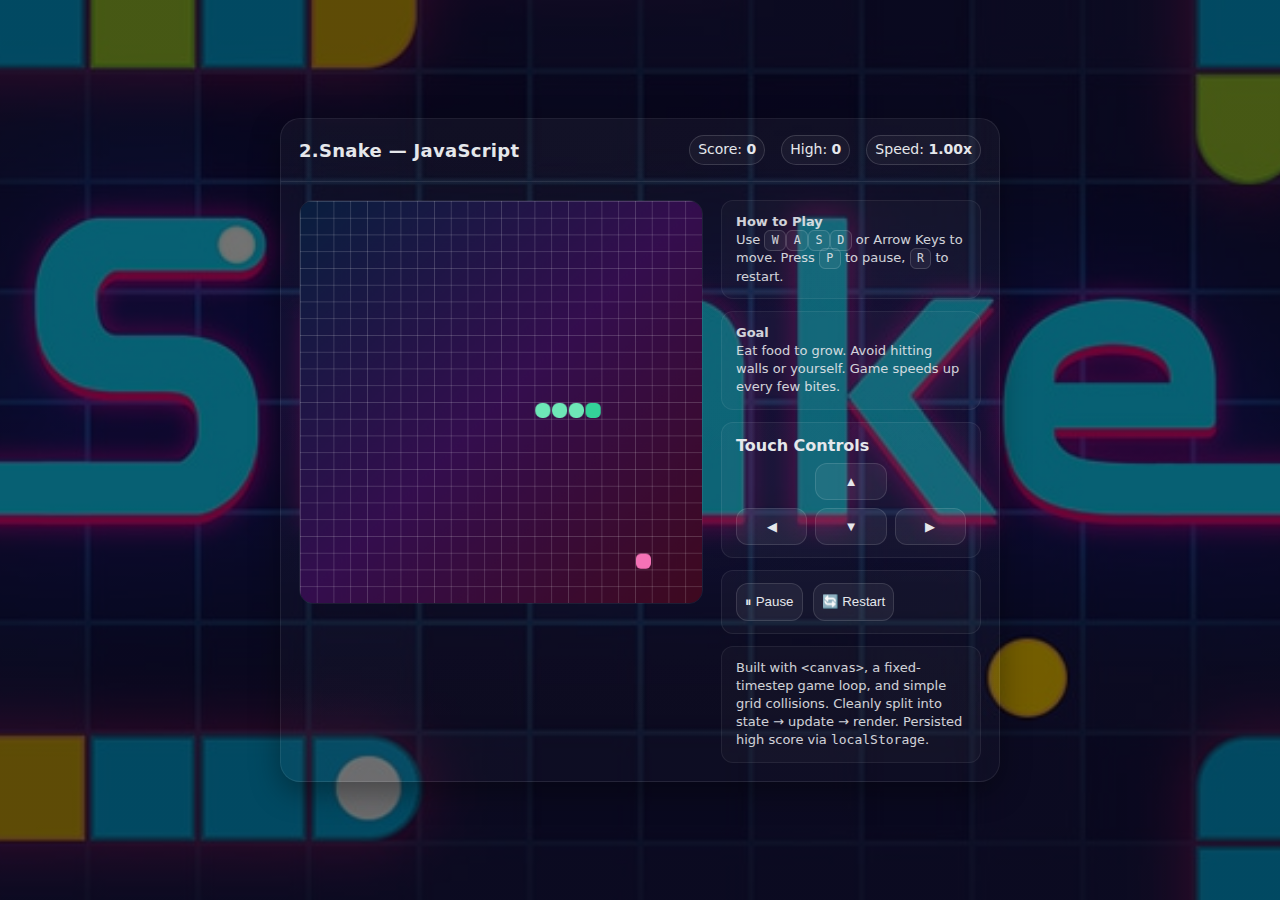
<file: games/snake/index.html>
<!doctype html>
<html lang="en">
<head>
  <meta charset="utf-8" />
  <meta name="viewport" content="width=device-width, initial-scale=1" />
  <title>Snake — Vanilla JS</title>
  <style>
    :root{
      --bg:#0b0f17; --panel:#121826; --grid:#1c2436; --snake:#6ee7b7; --head:#34d399; --food:#f472b6; --text:#e5e7eb; --accent:#60a5fa;
    }
    *{box-sizing:border-box}
    html,body{height:100%;margin:0;background:
    linear-gradient(rgba(0,0,0,.55), rgba(0,0,0,.55)),
    url("./snake.jpg") center/cover no-repeat fixed;color:var(--text);font:16px/1.4 system-ui,Segoe UI,Roboto,Helvetica,Arial,sans-serif}
    .wrap{min-height:100%;display:grid;place-items:center;padding:24px}
    .card{width:min(720px, 92vw);background:linear-gradient(180deg,rgba(255,255,255,.04),rgba(255,255,255,.02));border:1px solid rgba(255,255,255,.08);border-radius:20px;box-shadow:0 10px 30px rgba(0,0,0,.35)}
    header{display:flex;justify-content:space-between;align-items:center;padding:16px 18px;border-bottom:1px solid rgba(255,255,255,.08)}
    header h1{font-size:18px;margin:0;letter-spacing:.3px}
    .hud{display:flex;gap:16px;align-items:center;font-size:14px}
    .badge{padding:.25rem .5rem;border:1px solid rgba(255,255,255,.15);border-radius:999px;background:rgba(255,255,255,.04)}
    .board{display:grid;grid-template-columns:1fr 260px;gap:18px;padding:18px}
    @media (max-width:720px){.board{grid-template-columns:1fr}}
    canvas{width:100%;height:auto;aspect-ratio:1/1;border-radius:14px;background:transparent;border:1px solid rgba(255,255,255,.07);box-shadow:inset 0 0 0 1px rgba(255,255,255,.04)}
    aside{display:flex;flex-direction:column;gap:12px}
    aside .panel{padding:12px 14px;background:rgba(255,255,255,.03);border:1px solid rgba(255,255,255,.08);border-radius:12px}
    kbd{font-family:ui-monospace,SFMono-Regular,Menlo,Monaco,Consolas,monospace;font-size:.9em;padding:.15rem .4rem;border-radius:6px;border:1px solid rgba(255,255,255,.18);background:rgba(255,255,255,.06)}
    .controls{display:grid;grid-template-columns:repeat(3,1fr);gap:8px;max-width:260px}
    .btn{appearance:none;border:1px solid rgba(255,255,255,.12);background:rgba(255,255,255,.06);border-radius:12px;padding:10px 8px;color:inherit;cursor:pointer}
    .btn:active{transform:translateY(1px)}
    .cta{display:flex;gap:10px}
    .cta a{color:var(--accent);text-decoration:none}
    .legend{font-size:13px;opacity:.9}
  </style>
</head>
<body>
  <div class="wrap">
    <div class="card">
      <header>
        <h1>2.Snake — JavaScript</h1>
        <div class="hud">
          <span class="badge">Score: <strong id="score">0</strong></span>
          <span class="badge">High: <strong id="high">0</strong></span>
          <span class="badge">Speed: <strong id="speed">1x</strong></span>
        </div>
      </header>
      <div class="board">
        <canvas id="game" width="480" height="480" aria-label="Snake game board" role="img"></canvas>
        <aside>
          <div class="panel legend"><strong>How to Play</strong><br>Use <kbd>W</kbd><kbd>A</kbd><kbd>S</kbd><kbd>D</kbd> or Arrow Keys to move. Press <kbd>P</kbd> to pause, <kbd>R</kbd> to restart.</div>
          <div class="panel legend"><strong>Goal</strong><br>Eat food to grow. Avoid hitting walls or yourself. Game speeds up every few bites.</div>
          <div class="panel">
            <div style="font-weight:600;margin-bottom:.35rem">Touch Controls</div>
            <div class="controls">
              <span></span>
              <button class="btn" data-dir="up">▲</button>
              <span></span>
              <button class="btn" data-dir="left">◀</button>
              <button class="btn" data-dir="down">▼</button>
              <button class="btn" data-dir="right">▶</button>
            </div>
          </div>
          <div class="panel cta">
            <button class="btn" id="pauseBtn">⏸ Pause</button>
            <button class="btn" id="resetBtn">🔄 Restart</button>
          </div>
          <div class="panel legend">Built with <code>&lt;canvas&gt;</code>, a fixed-timestep game loop, and simple grid collisions. Cleanly split into state → update → render. Persisted high score via <code>localStorage</code>.</div>
        </aside>
      </div>
    </div>
  </div>

  <script src="./script.js" defer></script>
</body>
</html>
</file>
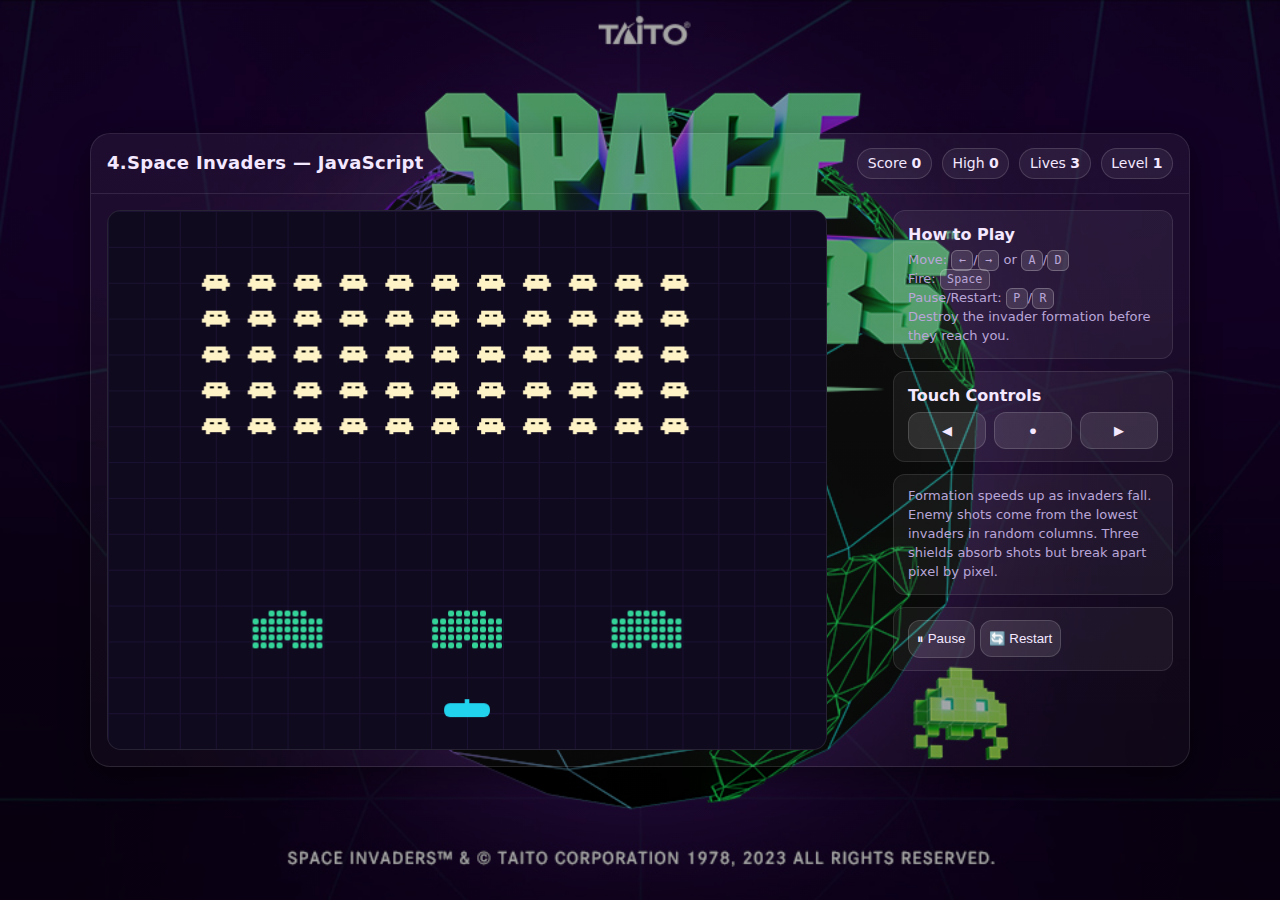
<file: games/space-invaders/index.html>
<!doctype html>
<html lang="en">
<head>
  <meta charset="utf-8"/>
  <meta name="viewport" content="width=device-width, initial-scale=1"/>
  <title>Space Invaders — Vanilla JS</title>
  <style>
    :root{
      /* distinct theme so it doesn't look like the others */
      --bg:#0a0614; --panel:#100a1f; --grid:#1b1232;
      --text:#f3e8ff; --muted:#b9a6d8; --accent:#c084fc;
      --player:#22d3ee; --invader:#fef3c7; --bullet:#fb7185; --shield:#34d399;
    }
    *{box-sizing:border-box}
    html,body{height:100%;margin:0;background:
    linear-gradient(rgba(0,0,0,.35), rgba(0,0,0,.35)),
    url("./spain.jpg") center/cover no-repeat fixed;color:var(--text);font:16px/1.45 system-ui,Segoe UI,Roboto,Helvetica,Arial,sans-serif}
    .wrap{min-height:100%;display:grid;place-items:center;padding:18px}
    .card{
      width:min(1100px,96vw);
      background:linear-gradient(180deg,rgba(255,255,255,.05),rgba(255,255,255,.03));
      border:1px solid rgba(255,255,255,.10);
      border-radius:20px; box-shadow:0 10px 30px rgba(0,0,0,.45)
    }
    header{display:flex;justify-content:space-between;align-items:center;padding:14px 16px;border-bottom:1px solid rgba(255,255,255,.1)}
    header h1{margin:0;font-size:18px;letter-spacing:.3px}
    .hud{display:flex;gap:10px;align-items:center;flex-wrap:wrap;font-size:14px}
    .badge{padding:.25rem .6rem;border:1px solid rgba(255,255,255,.15);border-radius:999px;background:rgba(255,255,255,.06)}
    .board{display:grid;grid-template-columns:auto 280px;gap:16px;padding:16px}
    @media (max-width:980px){.board{grid-template-columns:1fr}}
    canvas{
      width:720px;height:540px; /* initial screen size */
      border-radius:14px;background:var(--panel);
      border:1px solid rgba(255,255,255,.1);
      box-shadow:inset 0 0 0 1px rgba(255,255,255,.06)
    }
    aside{display:flex;flex-direction:column;gap:12px}
    aside .panel{padding:12px 14px;background:rgba(255,255,255,.05);border:1px solid rgba(255,255,255,.1);border-radius:12px}
    .legend{font-size:13px;color:var(--muted)}
    kbd{font-family:ui-monospace,SFMono-Regular,Menlo,Monaco,Consolas,monospace;font-size:.9em;padding:.15rem .4rem;border-radius:6px;border:1px solid rgba(255,255,255,.25);background:rgba(255,255,255,.12)}
    .controls{display:grid;grid-template-columns:repeat(3,1fr);gap:8px;max-width:260px}
    .btn{appearance:none;border:1px solid rgba(255,255,255,.15);background:rgba(255,255,255,.10);border-radius:12px;padding:10px 8px;color:inherit;cursor:pointer}
    .btn:active{transform:translateY(1px)}
  </style>
</head>
<body>
  <div class="wrap">
    <div class="card">
      <header>
        <h1>4.Space Invaders — JavaScript</h1>
        <div class="hud">
          <span class="badge">Score <strong id="score">0</strong></span>
          <span class="badge">High <strong id="high">0</strong></span>
          <span class="badge">Lives <strong id="lives">3</strong></span>
          <span class="badge">Level <strong id="level">1</strong></span>
        </div>
      </header>
      <div class="board">
        <canvas id="game" width="720" height="540" aria-label="Space Invaders board" role="img"></canvas>

        <aside>
          <div class="panel">
            <div style="font-weight:600;margin-bottom:.35rem">How to Play</div>
            <div class="legend">
              <div>Move: <kbd>←</kbd>/<kbd>→</kbd> or <kbd>A</kbd>/<kbd>D</kbd></div>
              <div>Fire: <kbd>Space</kbd></div>
              <div>Pause/Restart: <kbd>P</kbd>/<kbd>R</kbd></div>
              <div>Destroy the invader formation before they reach you.</div>
            </div>
          </div>

          <div class="panel">
            <div style="font-weight:600;margin-bottom:.35rem">Touch Controls</div>
            <div class="controls">
              <button class="btn" data-touch="left">◀</button>
              <button class="btn" data-touch="fire">●</button>
              <button class="btn" data-touch="right">▶</button>
            </div>
          </div>

          <div class="panel legend">
            Formation speeds up as invaders fall. Enemy shots come from the lowest invaders in random columns.
            Three shields absorb shots but break apart pixel by pixel.
          </div>

          <div class="panel">
            <button class="btn" id="pauseBtn">⏸ Pause</button>
            <button class="btn" id="resetBtn">🔄 Restart</button>
          </div>
        </aside>
      </div>
    </div>
  </div>

  <script src="./script.js" defer></script>
</body>
</html>
</file>
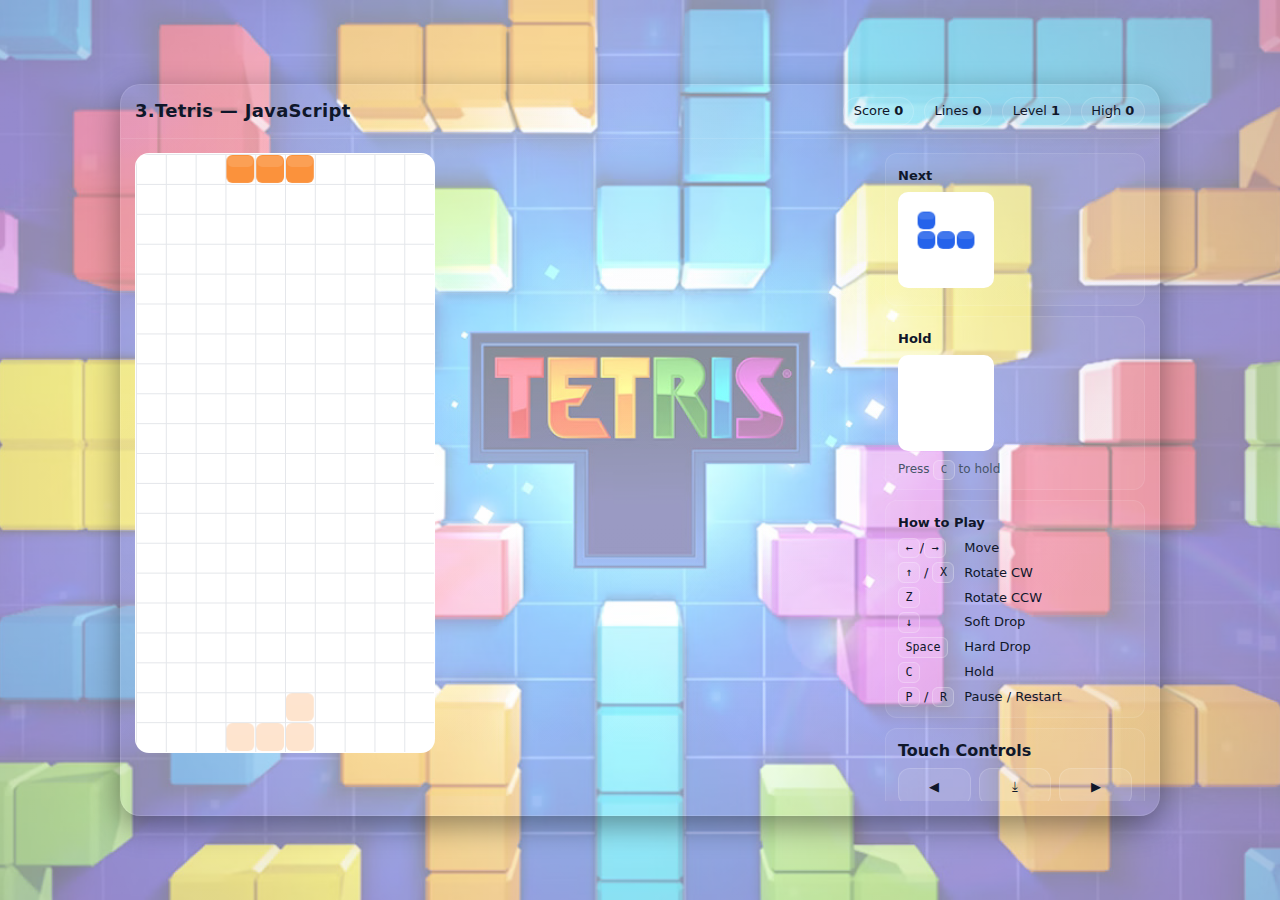
<file: games/tetris/index.html>
<!doctype html>
<html lang="en">
<head>
  <meta charset="utf-8" />
  <meta name="viewport" content="width=device-width, initial-scale=1" />
  <title>Tetris — Neon Variant</title>
  <style>
    :root{
      /* light theme to match the artwork */
  --panel:#ffffff;            /* canvas card */
  --frame:#d1d5db;            /* borders */
  --grid:#e5e7eb;             /* board grid lines */
  --text:#0f172a;             /* headings/text */
  --muted:#475569;
  --accent:#2563eb;           /* buttons/links */
      /* piece colors (punchier) */
      --c-i:#06b6d4; --c-j:#2563eb; --c-l:#fb923c; --c-o:#facc15; --c-s:#10b981; --c-t:#e879f9; --c-z:#f43f5e;
    }
    *{box-sizing:border-box}
    html,body{height:100%;margin:0;background:
    linear-gradient(rgba(255,255,255,.50), rgba(255,255,255,.50)),
    url("./tress.jpg") center/cover no-repeat fixed;color:var(--text);font:16px/1.45 system-ui,Segoe UI,Roboto,Helvetica,Arial,sans-serif}
    .wrap{min-height:100%;display:grid;place-items:center;padding:12px}
    .card{
      width:min(1040px, 96vw);
      background:linear-gradient(180deg,rgba(255,255,255,.05),rgba(255,255,255,.03));
      border:1px solid rgba(255,255,255,.10);
      border-radius:20px; box-shadow:0 10px 30px rgba(0,0,0,.40);
      max-height:96vh; overflow:hidden;
    }
    header{display:flex;justify-content:space-between;align-items:center;padding:12px 14px;border-bottom:1px solid rgba(255,255,255,.10)}
    header h1{font-size:18px;margin:0;letter-spacing:.3px}
    .hud{display:flex;gap:10px;align-items:center;font-size:13px;flex-wrap:wrap}
    .badge{padding:.25rem .6rem;border:1px solid rgba(255,255,255,.15);border-radius:999px;background:rgba(255,255,255,.06)}
    .board{
      display:grid;grid-template-columns:auto 260px;gap:14px;padding:14px;
    }
    @media (max-width:900px){.board{grid-template-columns:1fr}}
    /* KEY: keep logical board 300×600, but CSS height clamps to viewport */
    canvas#board{
      width:auto;
      height:clamp(420px, 72vh, 600px);   /* <= prevents vertical overflow on laptops */
      aspect-ratio: 1 / 2;                /* 300×600 look */
      border-radius:14px;
      background:var(--panel);
      border:1px solid rgba(255,255,255,.10);
      box-shadow:inset 0 0 0 1px rgba(255,255,255,.06)
    }
    aside{display:flex;flex-direction:column;gap:10px;min-width:0;max-height:calc(72vh);overflow:auto}
    aside .panel{padding:10px 12px;background:rgba(255,255,255,.05);border:1px solid rgba(255,255,255,.10);border-radius:12px}
    .panel h3{margin:.2rem 0 .4rem;font-size:13px}
    .kv{display:grid;grid-template-columns:auto 1fr;gap:6px 10px;font-size:13px}
    .muted{color:var(--muted)}
    .mini{width:96px;height:96px;border-radius:10px;background:var(--panel);border:1px solid rgba(255,255,255,.10)}
    kbd{font-family:ui-monospace,SFMono-Regular,Menlo,Monaco,Consolas,monospace;font-size:.9em;padding:.15rem .4rem;border-radius:6px;border:1px solid rgba(255,255,255,.25);background:rgba(255,255,255,.10)}
    .controls{display:grid;grid-template-columns:repeat(3,1fr);gap:8px;max-width:260px}
    .btn{appearance:none;border:1px solid rgba(255,255,255,.15);background:rgba(255,255,255,.10);border-radius:12px;padding:10px 8px;color:inherit;cursor:pointer}
    .btn:active{transform:translateY(1px)}
    .cta{display:flex;gap:10px;flex-wrap:wrap}
    /* Slightly tighter on short screens */
    @media (max-height: 760px){
      .mini{width:84px;height:84px}
      .kv{font-size:12px}
    }
  </style>
</head>
<body>
  <div class="wrap">
    <div class="card">
      <header>
        <h1>3.Tetris — JavaScript</h1>
        <div class="hud">
          <span class="badge">Score <strong id="score">0</strong></span>
          <span class="badge">Lines <strong id="lines">0</strong></span>
          <span class="badge">Level <strong id="level">1</strong></span>
          <span class="badge">High <strong id="high">0</strong></span>
        </div>
      </header>

      <div class="board">
        <!-- Logical size remains 300×600; CSS scales height to fit -->
        <canvas id="board" width="300" height="600" aria-label="Tetris board" role="img"></canvas>

        <aside>
          <div class="panel">
            <h3>Next</h3>
            <canvas id="next" class="mini" width="96" height="96"></canvas>
          </div>
          <div class="panel">
            <h3>Hold</h3>
            <canvas id="hold" class="mini" width="96" height="96"></canvas>
            <div class="muted" style="font-size:12px;margin-top:.25rem">Press <kbd>C</kbd> to hold</div>
          </div>
          <div class="panel">
            <h3>How to Play</h3>
            <div class="kv">
              <div><kbd>←</kbd>/<kbd>→</kbd></div><div>Move</div>
              <div><kbd>↑</kbd> / <kbd>X</kbd></div><div>Rotate CW</div>
              <div><kbd>Z</kbd></div><div>Rotate CCW</div>
              <div><kbd>↓</kbd></div><div>Soft Drop</div>
              <div><kbd>Space</kbd></div><div>Hard Drop</div>
              <div><kbd>C</kbd></div><div>Hold</div>
              <div><kbd>P</kbd> / <kbd>R</kbd></div><div>Pause / Restart</div>
            </div>
          </div>
          <div class="panel">
            <div style="font-weight:600;margin-bottom:.35rem">Touch Controls</div>
            <div class="controls">
              <button class="btn" data-touch="left">◀</button>
              <button class="btn" data-touch="drop">⤓</button>
              <button class="btn" data-touch="right">▶</button>
              <button class="btn" data-touch="rotl">⟲</button>
              <button class="btn" data-touch="down">▼</button>
              <button class="btn" data-touch="rotr">⟳</button>
            </div>
          </div>
          <div class="panel cta">
            <button class="btn" id="pauseBtn">⏸ Pause</button>
            <button class="btn" id="resetBtn">🔄 Restart</button>
          </div>
          <div class="panel muted" style="font-size:13px">
            7-bag randomizer, soft/hard drop scoring, wall-kicks, ghost, next/hold, levels, and localStorage high score.
          </div>
        </aside>
      </div>
    </div>
  </div>

  <!-- Same game logic as before -->
  <script src="./script.js" defer></script>
</body>
</html>
</file>
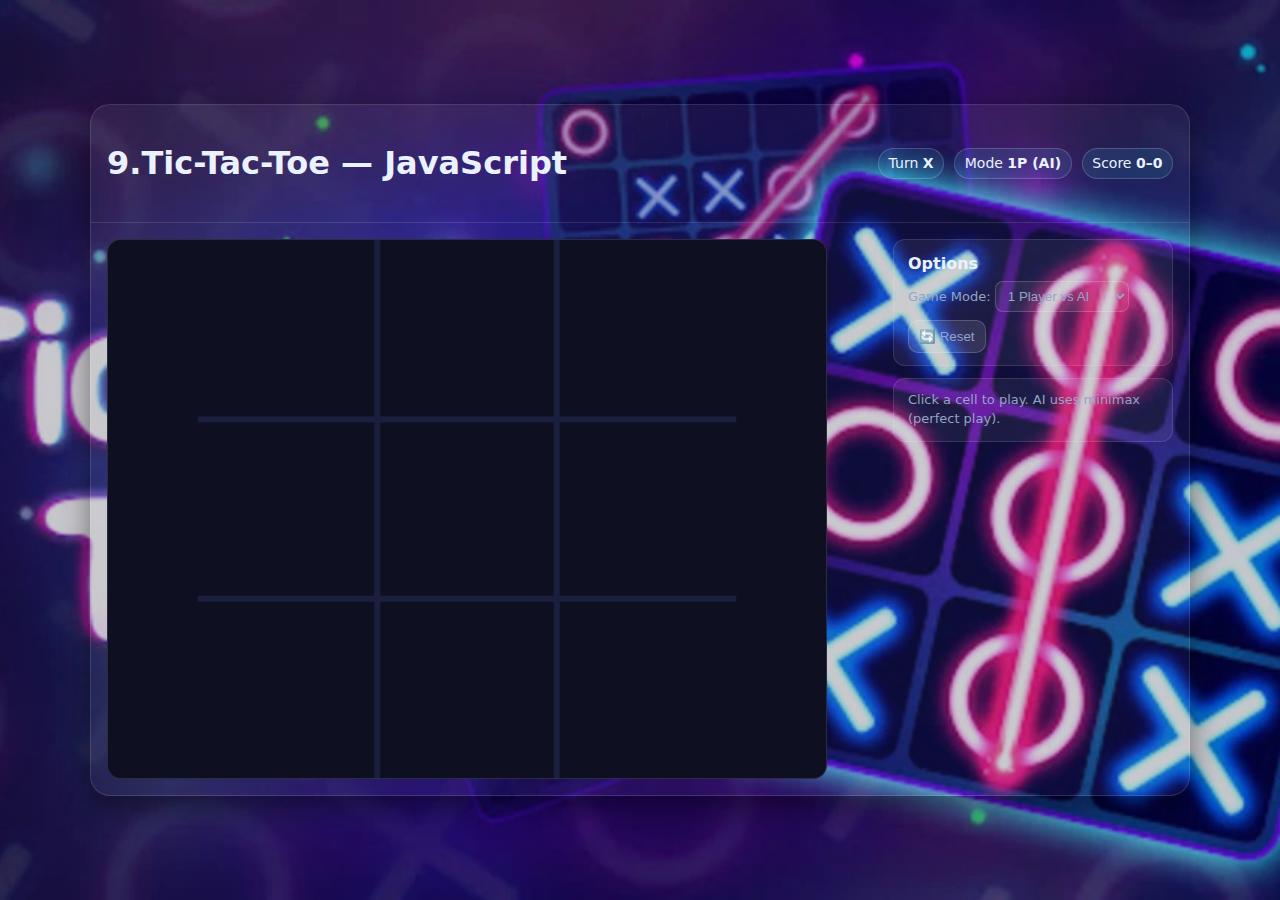
<file: games/Tic-Tac-Toe/index.html>
<!doctype html>
<html lang="en">
<head>
  <meta charset="utf-8"/>
  <meta name="viewport" content="width=device-width, initial-scale=1"/>
  <title>Tic-Tac-Toe — Vanilla JS</title>
  <style>
    :root{
      /* neon palette to match the image */
      --bg:#0e1022;           /* canvas panel */
      --grid:#1b1f3e;         /* board grid */
      --text:#eaf2ff;
      --muted:#93a4c7;
      --x:#36e8ff;            /* electric blue */
      --o:#ff4db8;            /* magenta/pink */
    }
    *{box-sizing:border-box}
    html,body{
      height:100%; margin:0; color:var(--text);
      /* overall page background with LOW overlay (image shows through) */
      background:
        linear-gradient(rgba(8,6,30,.22), rgba(8,6,30,.22)),
        url("./ttt.jpg") center/cover no-repeat fixed;
      font:16px/1.45 system-ui,Segoe UI,Roboto,Helvetica,Arial,sans-serif;
    }
    .wrap{min-height:100%;display:grid;place-items:center;padding:18px}
    .card{
      width:min(1100px,96vw);
      background:linear-gradient(180deg,rgba(255,255,255,.06),rgba(255,255,255,.04));
      border:1px solid rgba(255,255,255,.12);
      border-radius:20px; box-shadow:0 10px 30px rgba(0,0,0,.45)
    }
    header{display:flex;justify-content:space-between;align-items:center;padding:14px 16px;border-bottom:1px solid rgba(255,255,255,.12)}
    .hud{display:flex;gap:10px;align-items:center;flex-wrap:wrap;font-size:14px}
    .badge{padding:.25rem .6rem;border:1px solid rgba(255,255,255,.18);border-radius:999px;background:rgba(54,232,255,.10)}
    .board{display:grid;grid-template-columns:auto 280px;gap:16px;padding:16px}
    @media (max-width:980px){.board{grid-template-columns:1fr}}
    canvas{
      width:720px;height:540px;
      border-radius:14px;background:var(--bg);
      border:1px solid rgba(255,255,255,.12);
      box-shadow:inset 0 0 0 1px rgba(255,255,255,.06)
    }
    aside{display:flex;flex-direction:column;gap:12px}
    aside .panel{padding:12px 14px;background:rgba(255,255,255,.06);border:1px solid rgba(255,255,255,.12);border-radius:12px}
    .legend{font-size:13px;color:var(--muted)}
    .btn{appearance:none;border:1px solid rgba(255,255,255,.18);background:rgba(255,255,255,.10);border-radius:10px;padding:8px 10px;color:inherit;cursor:pointer}
    select{border:1px solid rgba(255,255,255,.18);border-radius:8px;background:rgba(255,255,255,.06);color:inherit;padding:6px 8px}
  </style>
</head>
<body>
  <div class="wrap">
    <div class="card">
      <header>
        <h1>9.Tic-Tac-Toe — JavaScript</h1>
        <div class="hud">
          <span class="badge">Turn <strong id="turn">X</strong></span>
          <span class="badge">Mode <strong id="mode">1P (AI)</strong></span>
          <span class="badge">Score <strong id="score">0–0</strong></span>
        </div>
      </header>
      <div class="board">
        <canvas id="game" width="720" height="540" aria-label="Tic-Tac-Toe board" role="img"></canvas>
        <aside>
          <div class="panel">
            <div style="font-weight:600;margin-bottom:.35rem">Options</div>
            <div class="legend">
              <label> Game Mode:
                <select id="modeSel">
                  <option value="ai" selected>1 Player vs AI</option>
                  <option value="pvp">2 Players (local)</option>
                </select>
              </label>
              <div style="margin-top:8px"><button class="btn" id="resetBtn">🔄 Reset</button></div>
            </div>
          </div>
          <div class="panel legend">Click a cell to play. AI uses minimax (perfect play).</div>
        </aside>
      </div>
    </div>
  </div>
  <script src="./script.js" defer></script>
</body>
</html>
</file>
<file: styles.css>
:root{ --bg:#0b0f17; --panel:#121826; --muted:#9ca3af; --border:rgba(255,255,255,.08); --text:#e5e7eb; }
*{box-sizing:border-box} html,body{height:100%;margin:0;background:radial-gradient(1200px 800px at 50% -10%,#111827 0%, var(--bg) 60%);color:var(--text);font:16px/1.45 system-ui,Segoe UI,Roboto,Helvetica,Arial,sans-serif}
.site{max-width:1100px;margin:20px auto;padding:0 16px}
.grid{max-width:1100px;margin:16px auto 32px;padding:0 16px;display:grid;grid-template-columns:repeat(auto-fill,minmax(220px,1fr));gap:14px}
.card{display:block;padding:18px;border:1px solid var(--border);border-radius:14px;background:linear-gradient(180deg,rgba(255,255,255,.04),rgba(255,255,255,.02));text-decoration:none;color:inherit;transition:transform .12s ease, box-shadow .12s ease}
.card:hover{transform:translateY(-2px);box-shadow:0 10px 24px rgba(0,0,0,.35)}
.card h2{margin:0 0 6px;font-size:18px} .card p{margin:0;color:var(--muted);font-size:14px}
</file>
